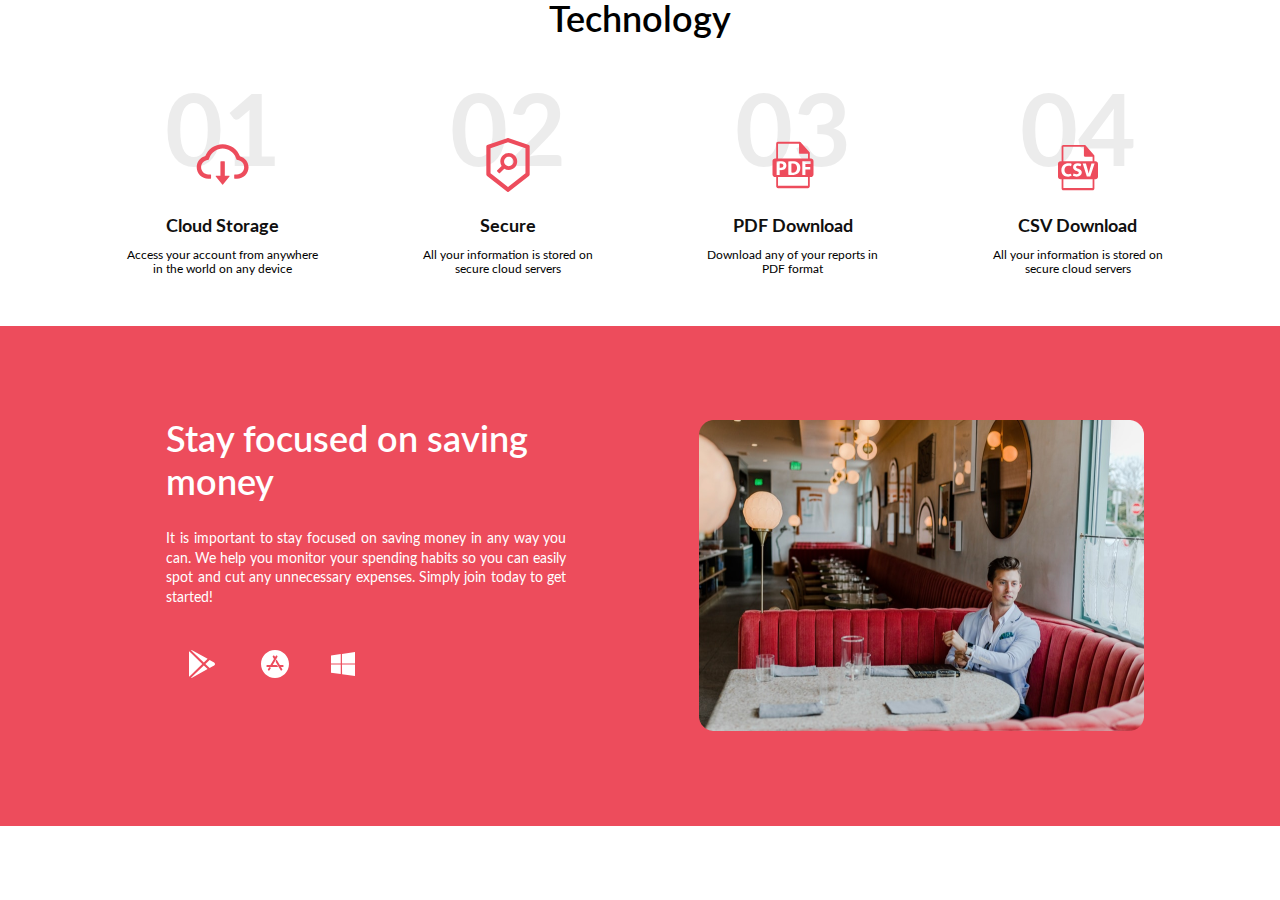
<file: index.html>
<!doctype html>
<html lang="en">
<head>
    <meta charset="UTF-8">
    <meta name="viewport"
          content="width=device-width, user-scalable=no, initial-scale=1.0, maximum-scale=1.0, minimum-scale=1.0">
    <meta http-equiv="X-UA-Compatible" content="ie=edge">
    <link rel="stylesheet" href="./fonts/Lato/stylesheet.css">
    <link rel="stylesheet" href="./styles/common.css">
    <link rel="stylesheet" href="./styles/reset.css">
    <link rel="stylesheet" href="./styles/style.css">
    <title>Document</title>
</head>
<body>
<section class="technology">
    <div class="container">
    <h2 class="technology__title">Technology</h2>
    <div class="technology__row">
        <div class="technology__col">
            <div class="technology__block">
                <img class="technology__block-img" src="./img/ant-design_cloud-download-outline.svg" alt="">
                <p class="technology__block-txt">01</p>
                <h2 class="technology__block-title">Cloud Storage</h2>
                <p class="technology__block-text">Access your account from anywhere in the world on any device</p>
            </div>
        </div>
        <div class="technology__col">
            <div class="technology__block">
                <img class="technology__block-img" src="./img/Frame%204.svg" alt="">
                <p class="technology__block-txt">02</p>
                <h2 class="technology__block-title">Secure</h2>
                <p class="technology__block-text">All your information is stored on secure cloud servers</p>
            </div>
        </div>
        <div class="technology__col">
            <div class="technology__block">
                <img class="technology__block-img" src="./img/iwwa-file-pdf.svg" alt="">
                <p class="technology__block-txt">03</p>
                <h2 class="technology__block-title">PDF Download</h2>
                <p class="technology__block-text">Download any of your reports in PDF format</p>
            </div>
        </div>
        <div class="technology__col">
            <div class="technology__block">
                <img class="technology__photo-4" src="./img/iwwa-file-csv.svg" alt="">
                <p class="technology__block-txt">04</p>
                <h2 class="technology__block-title">CSV Download</h2>
                <p class="technology__block-text">All your information is stored on secure cloud servers</p>
            </div>
        </div>
    </div>
    </div>
</section>

<section class="stay">
     <div class="container">
         <div class="stay__row">
             <div class="stay__col">
                 <h3 class="stay__col-title">Stay focused on saving money</h3>
                 <p class="stay__col-txt">It is important to stay focused on saving money in any way you can. We help you monitor your spending habits so you can easily spot and cut any unnecessary expenses. Simply join today to get started!</p>
                 <div class="box">
                     <img class="box__img" src="./img/ion-logo-google-playstore.svg" alt="">
                     <img class="box__img" src="./img/ion-logo-apple-appstore.svg" alt="">
                     <img class="box__img" src="./img/simple-icons_windows.svg" alt="">
                 </div>
             </div>
             <div class="box-second">
                 <img class="box-second__img" src="./img/Slide.png" alt="">
             </div>
         </div>
     </div>
</section>
</body>
</html>
</file>
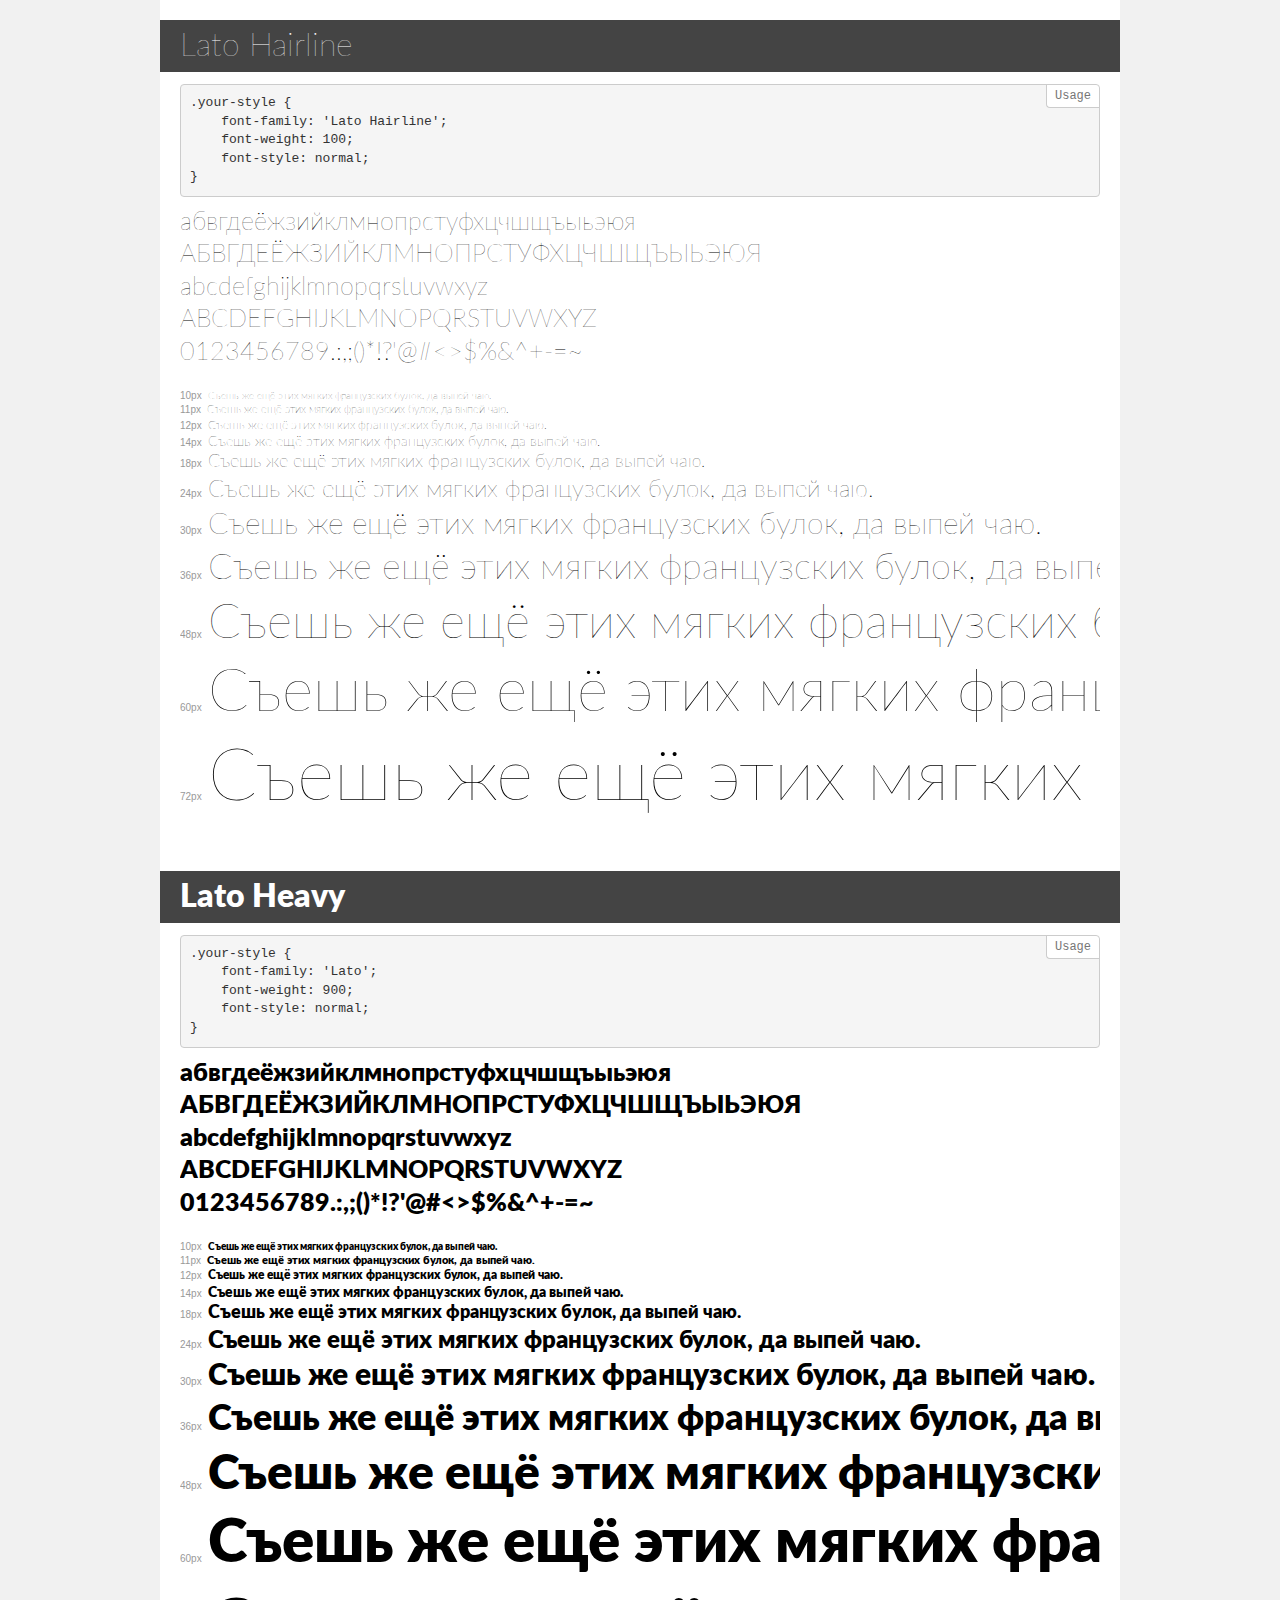
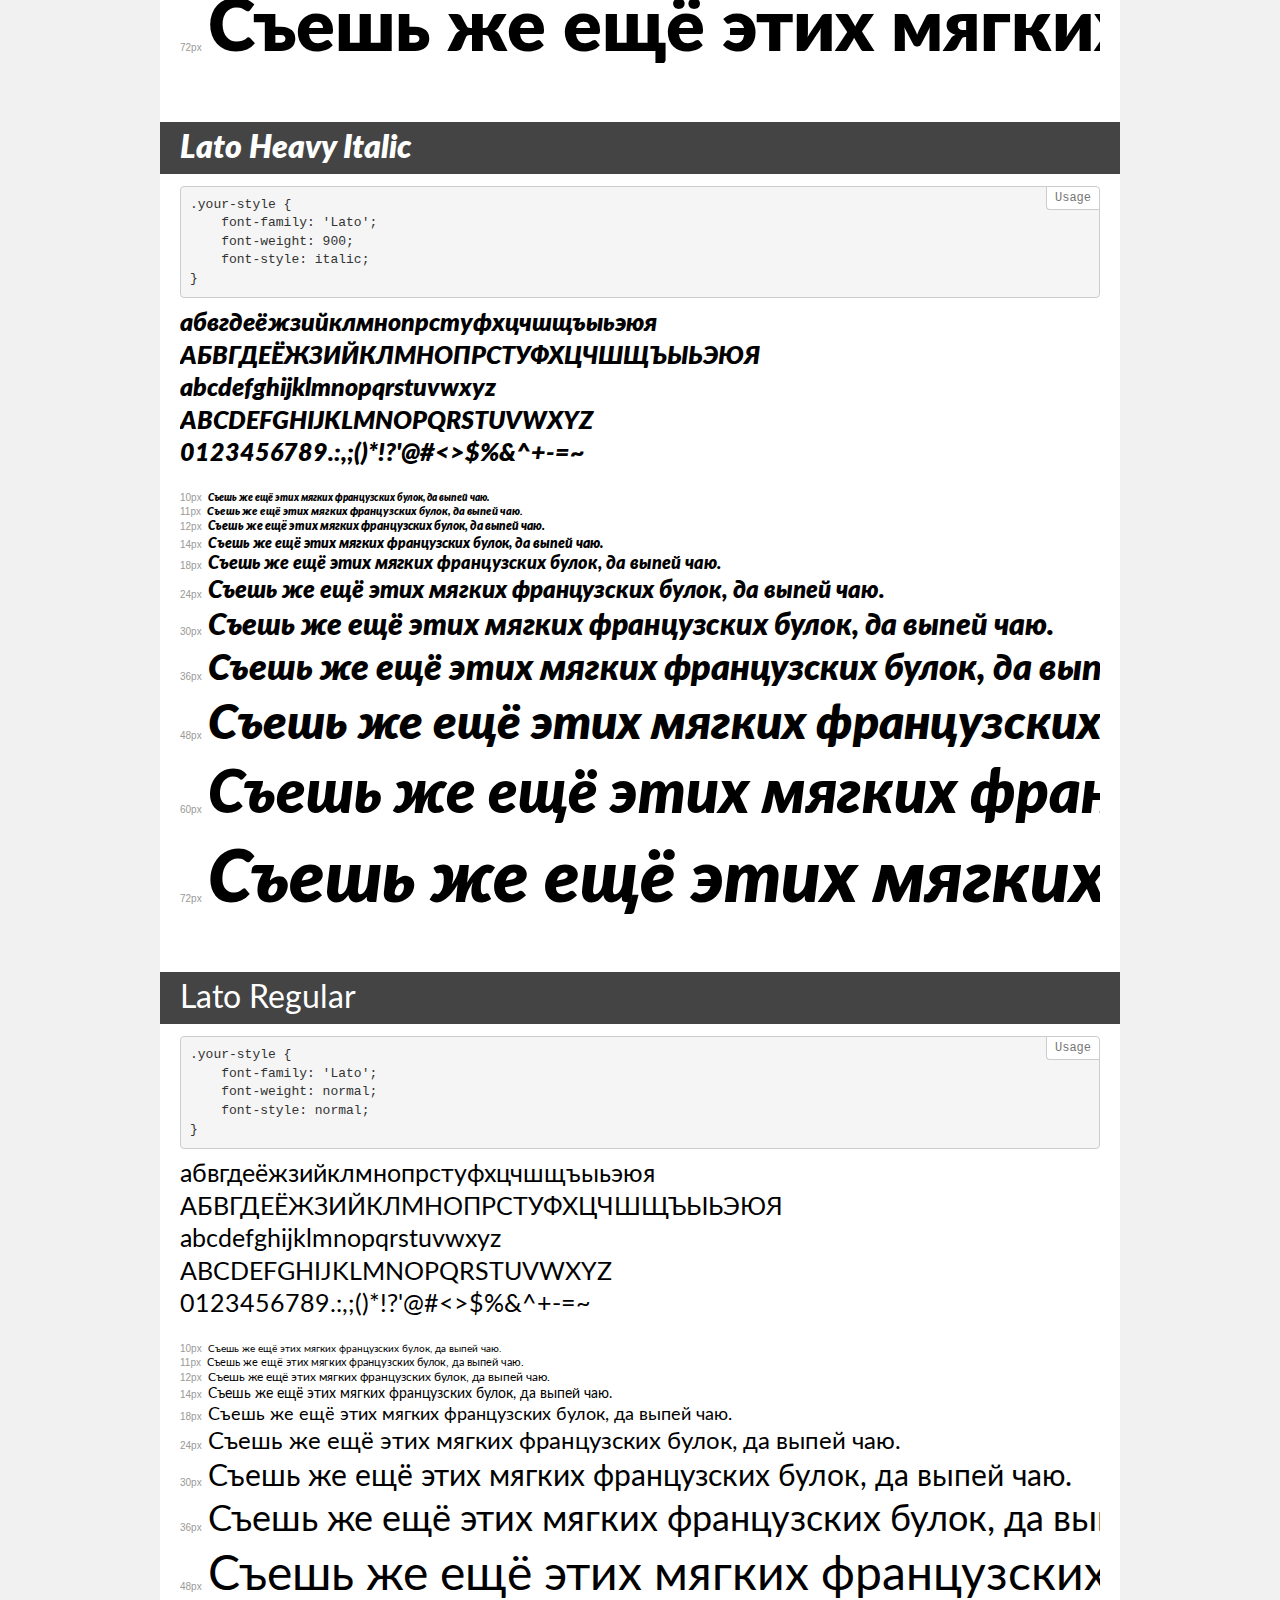
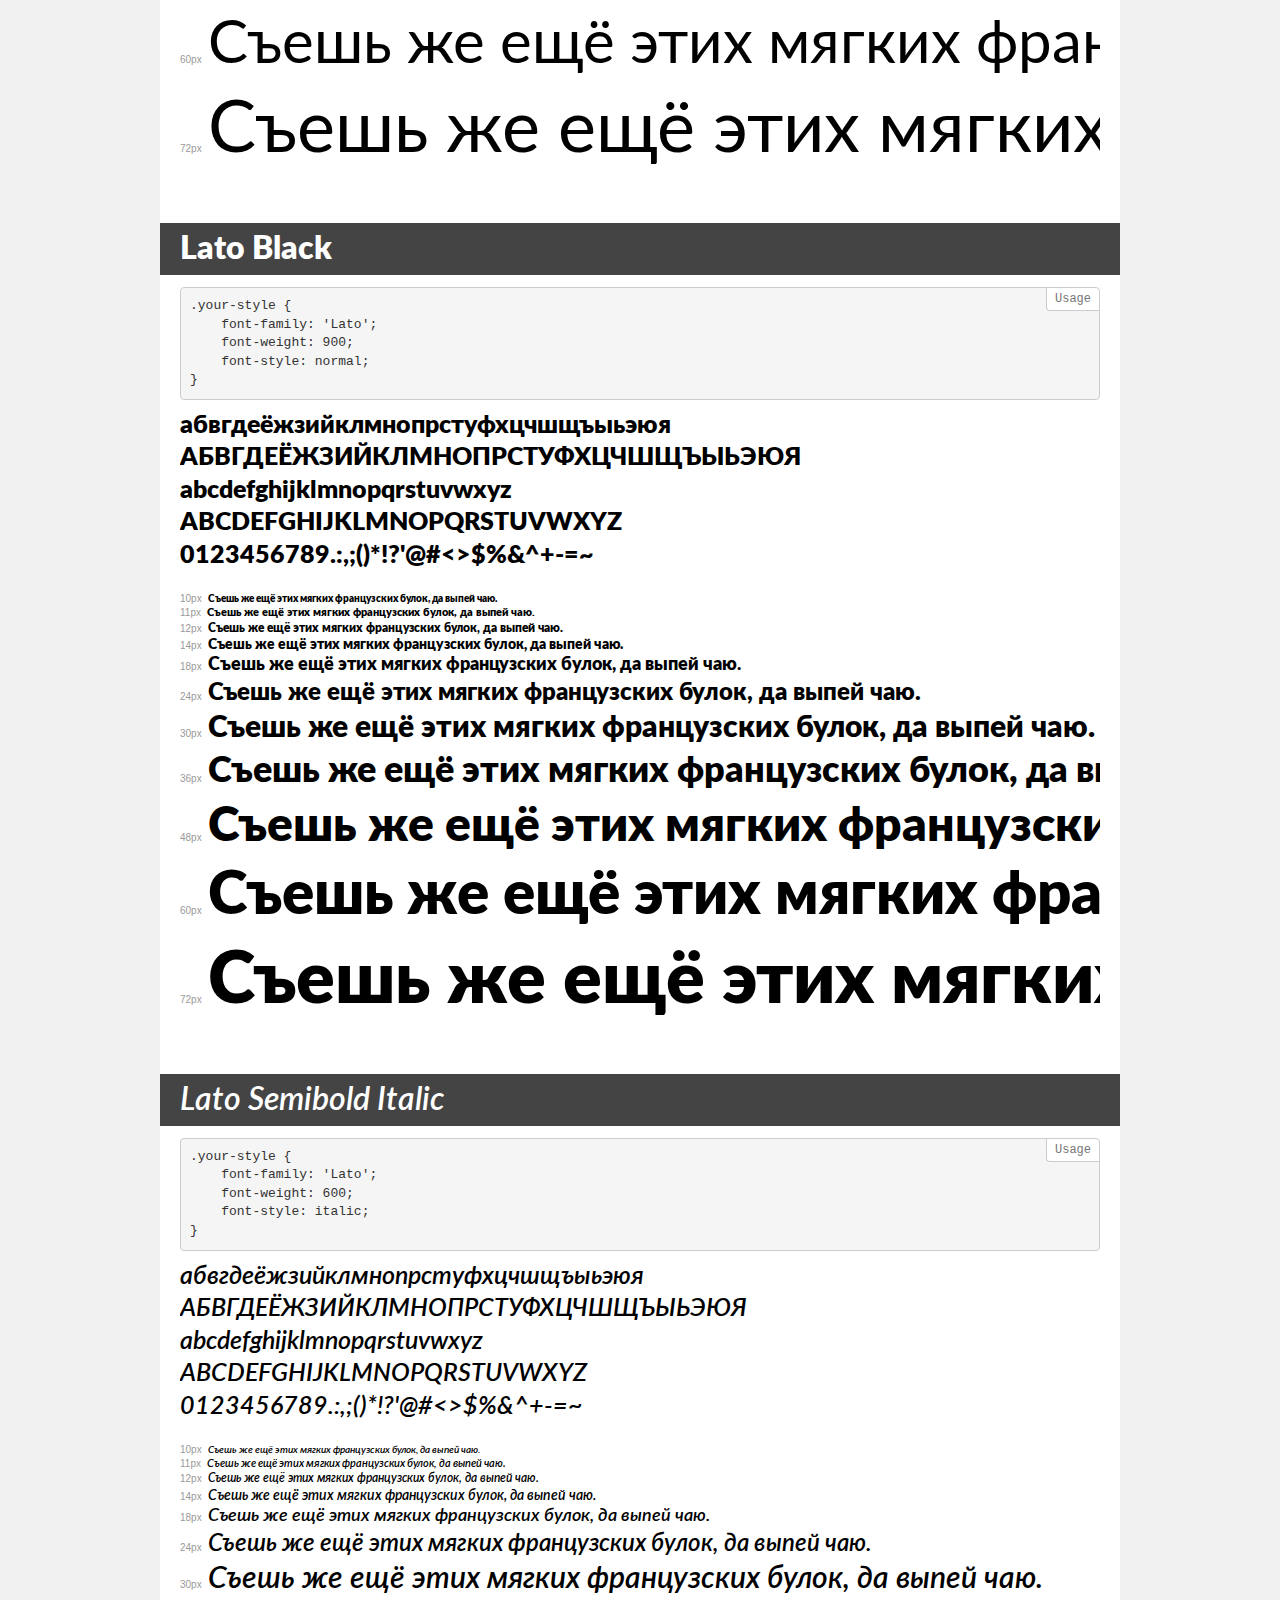
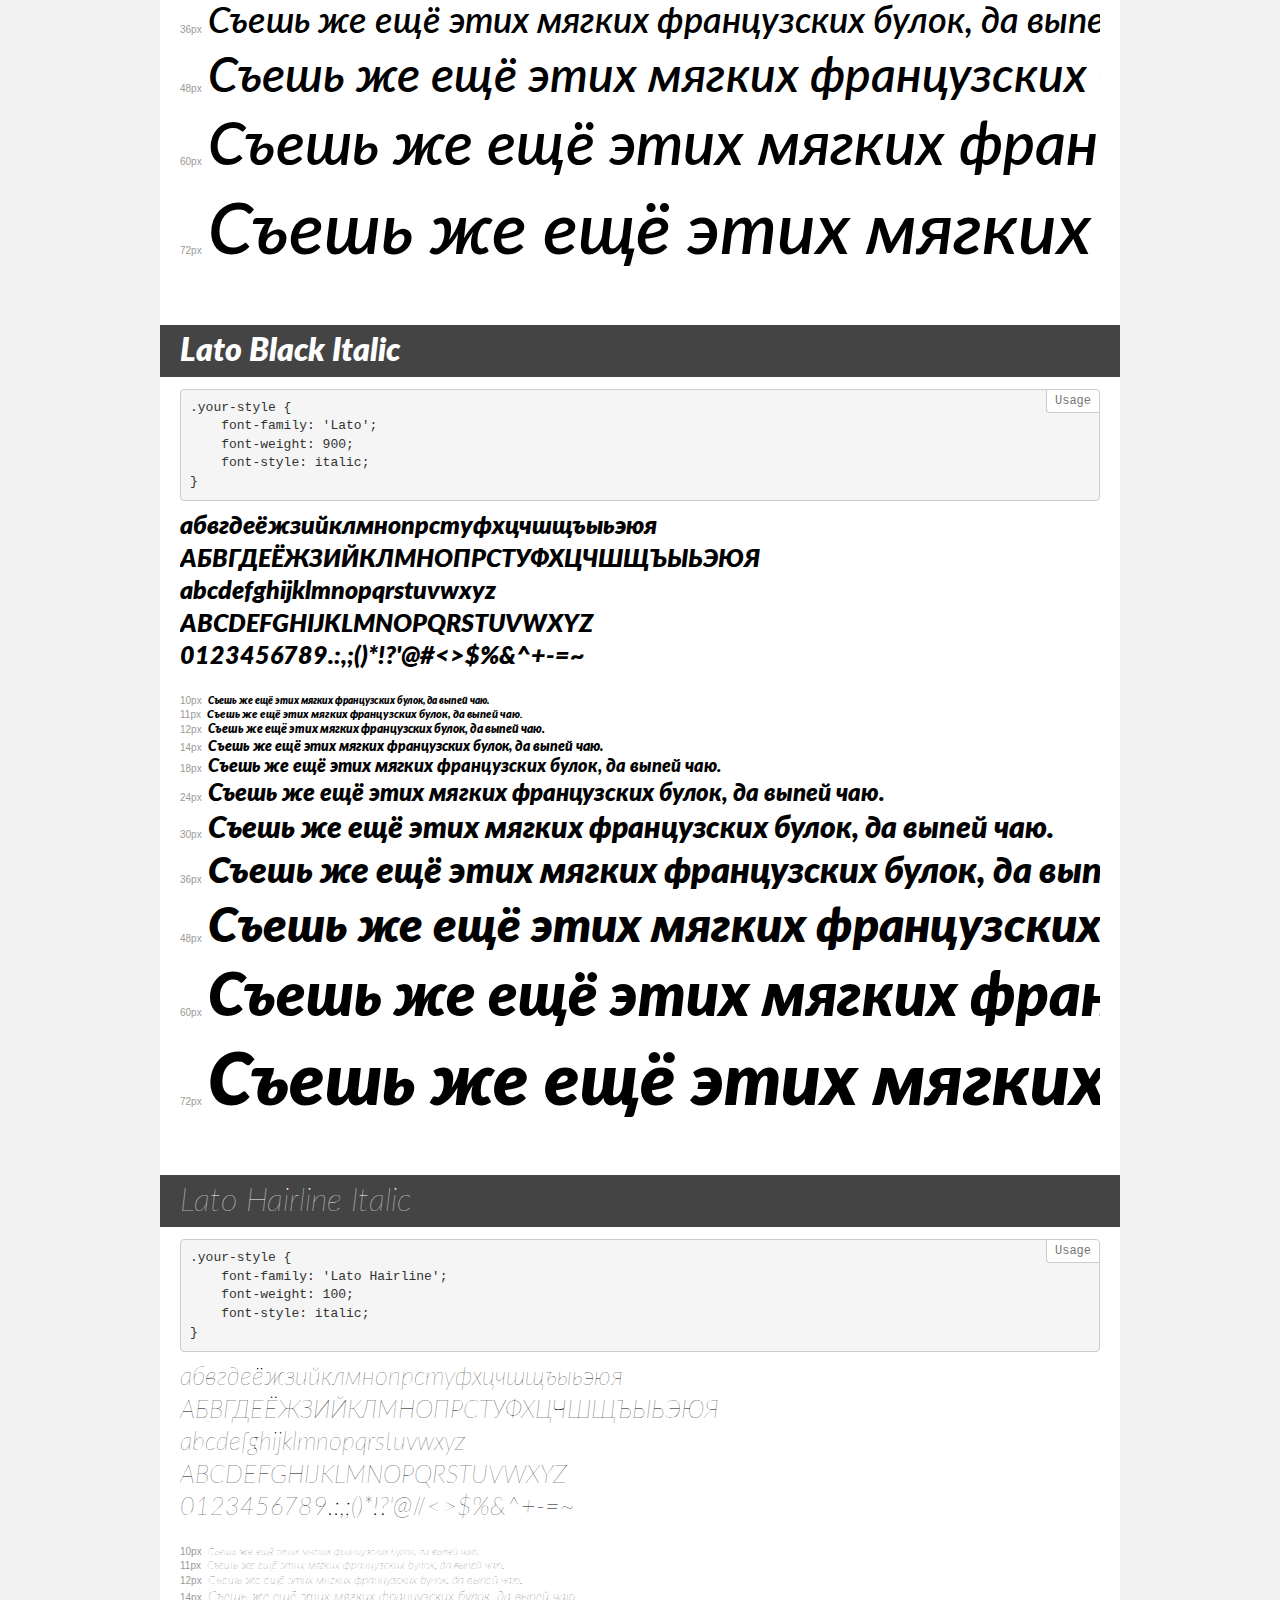
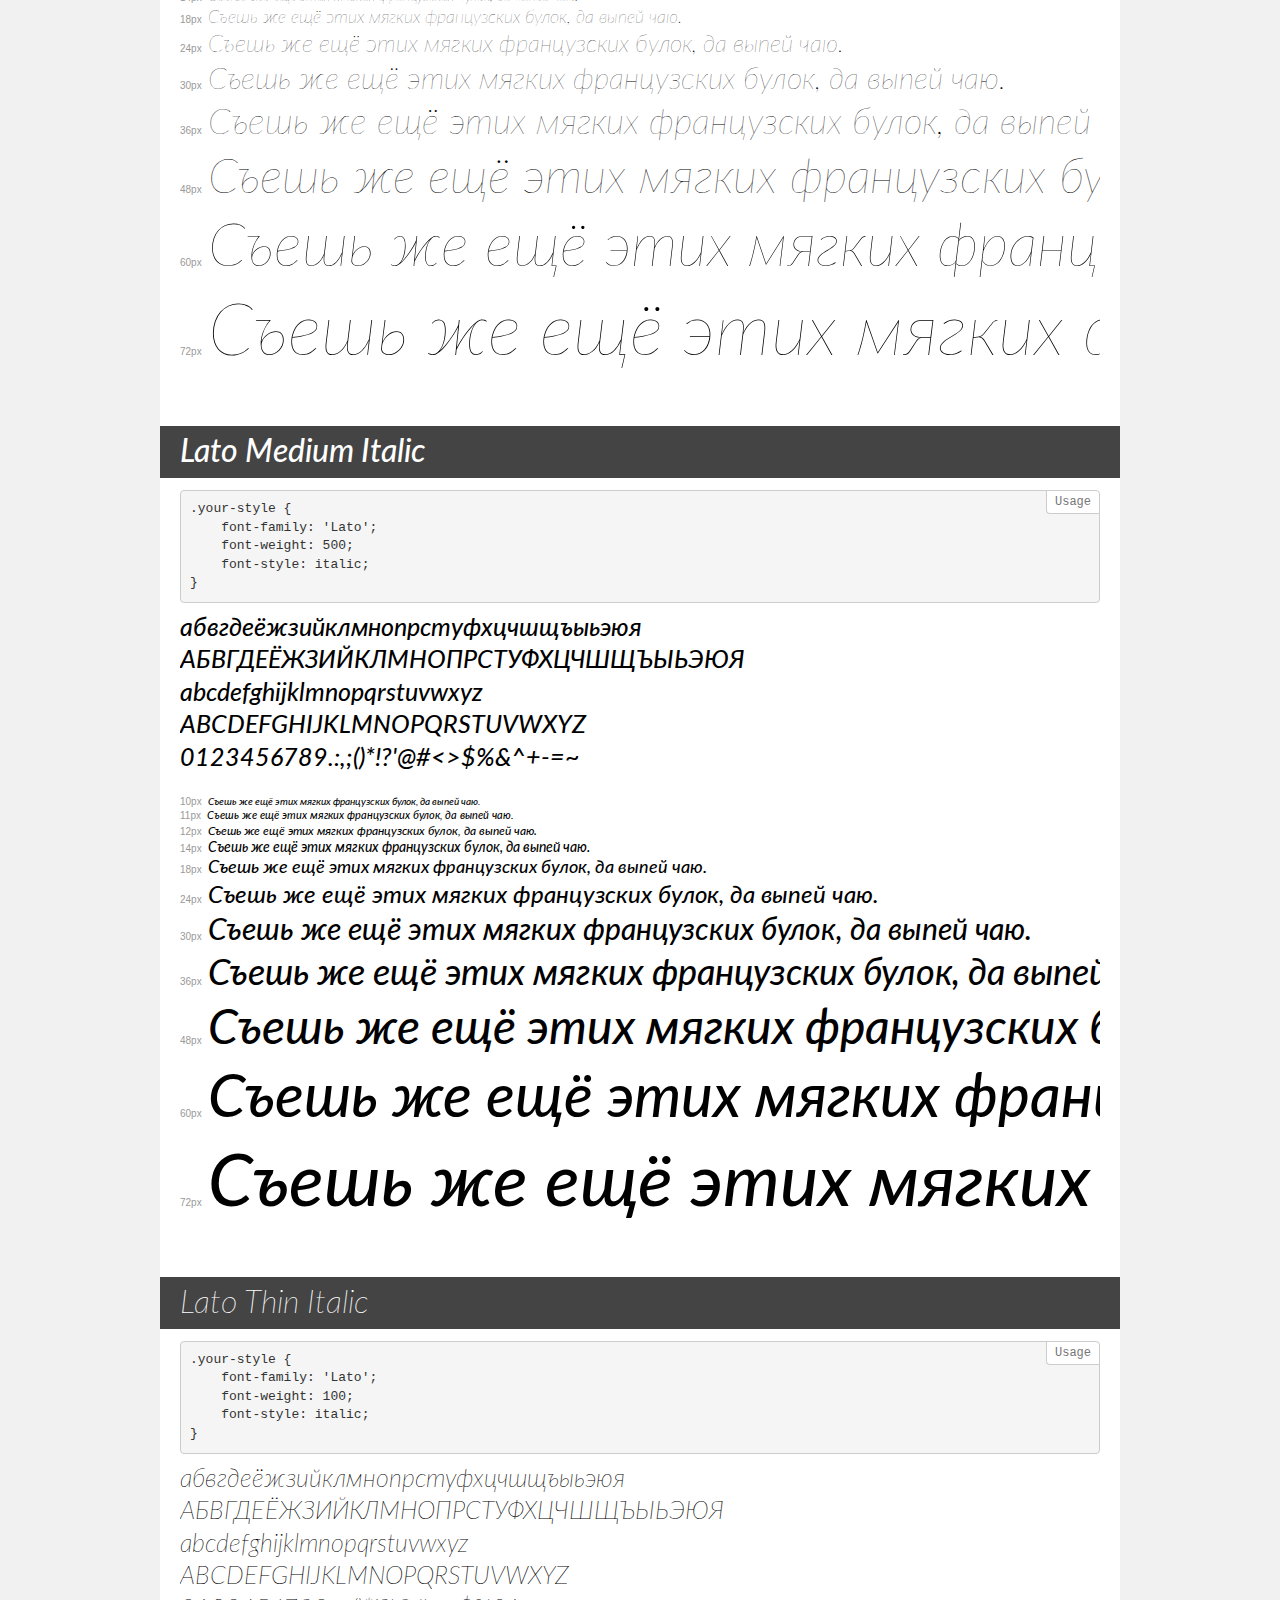
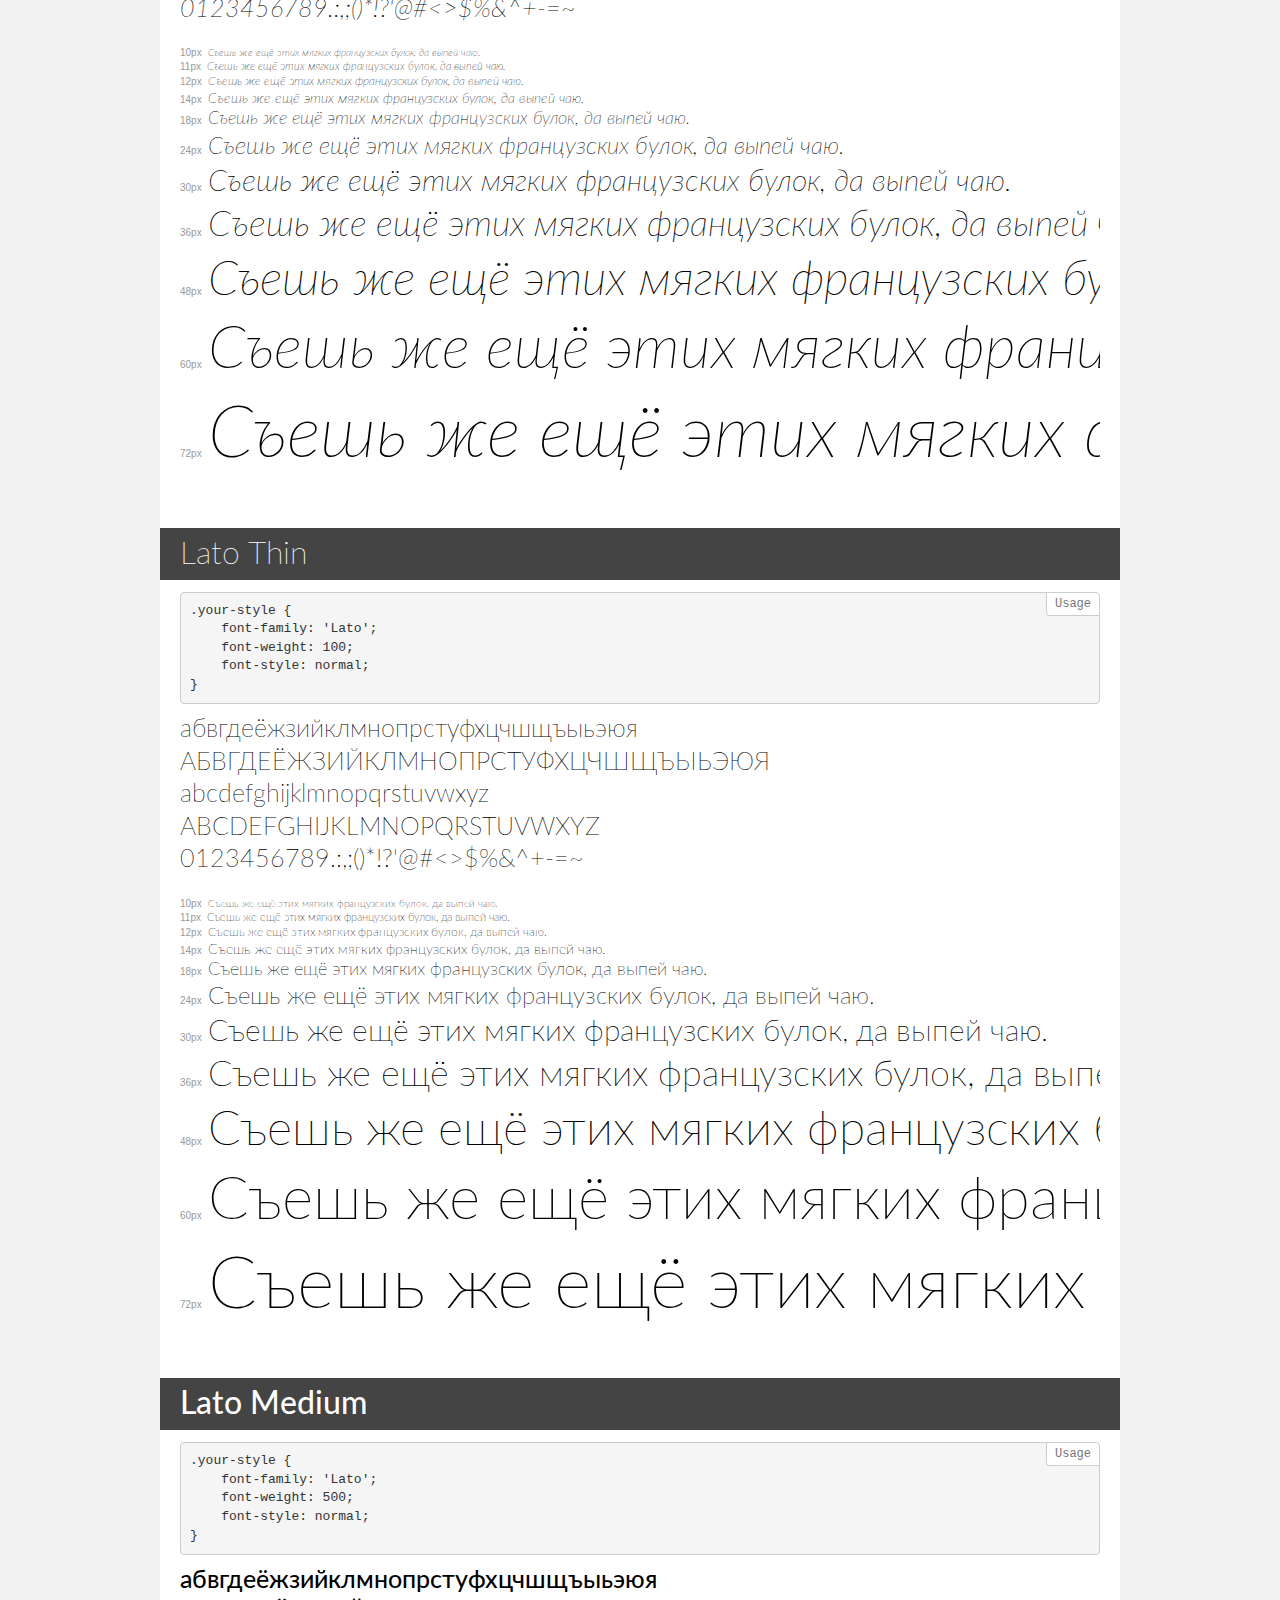
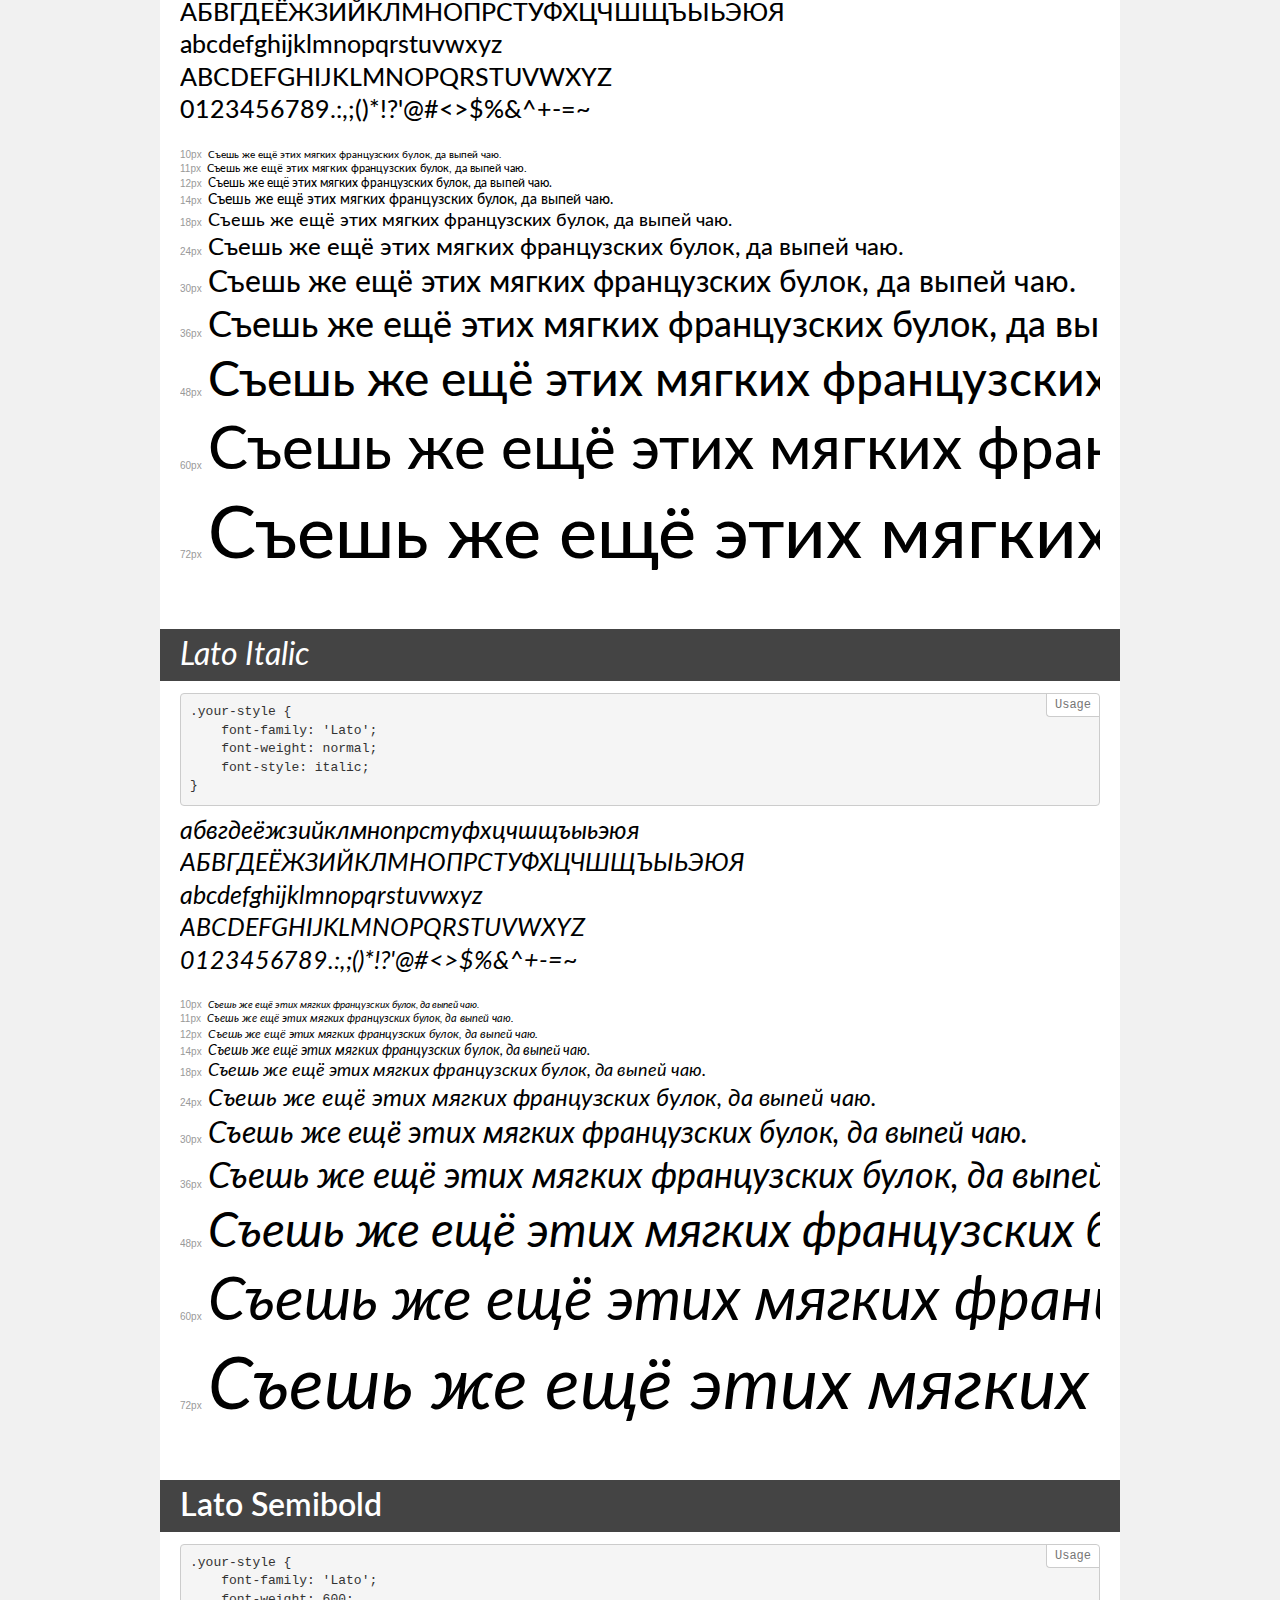
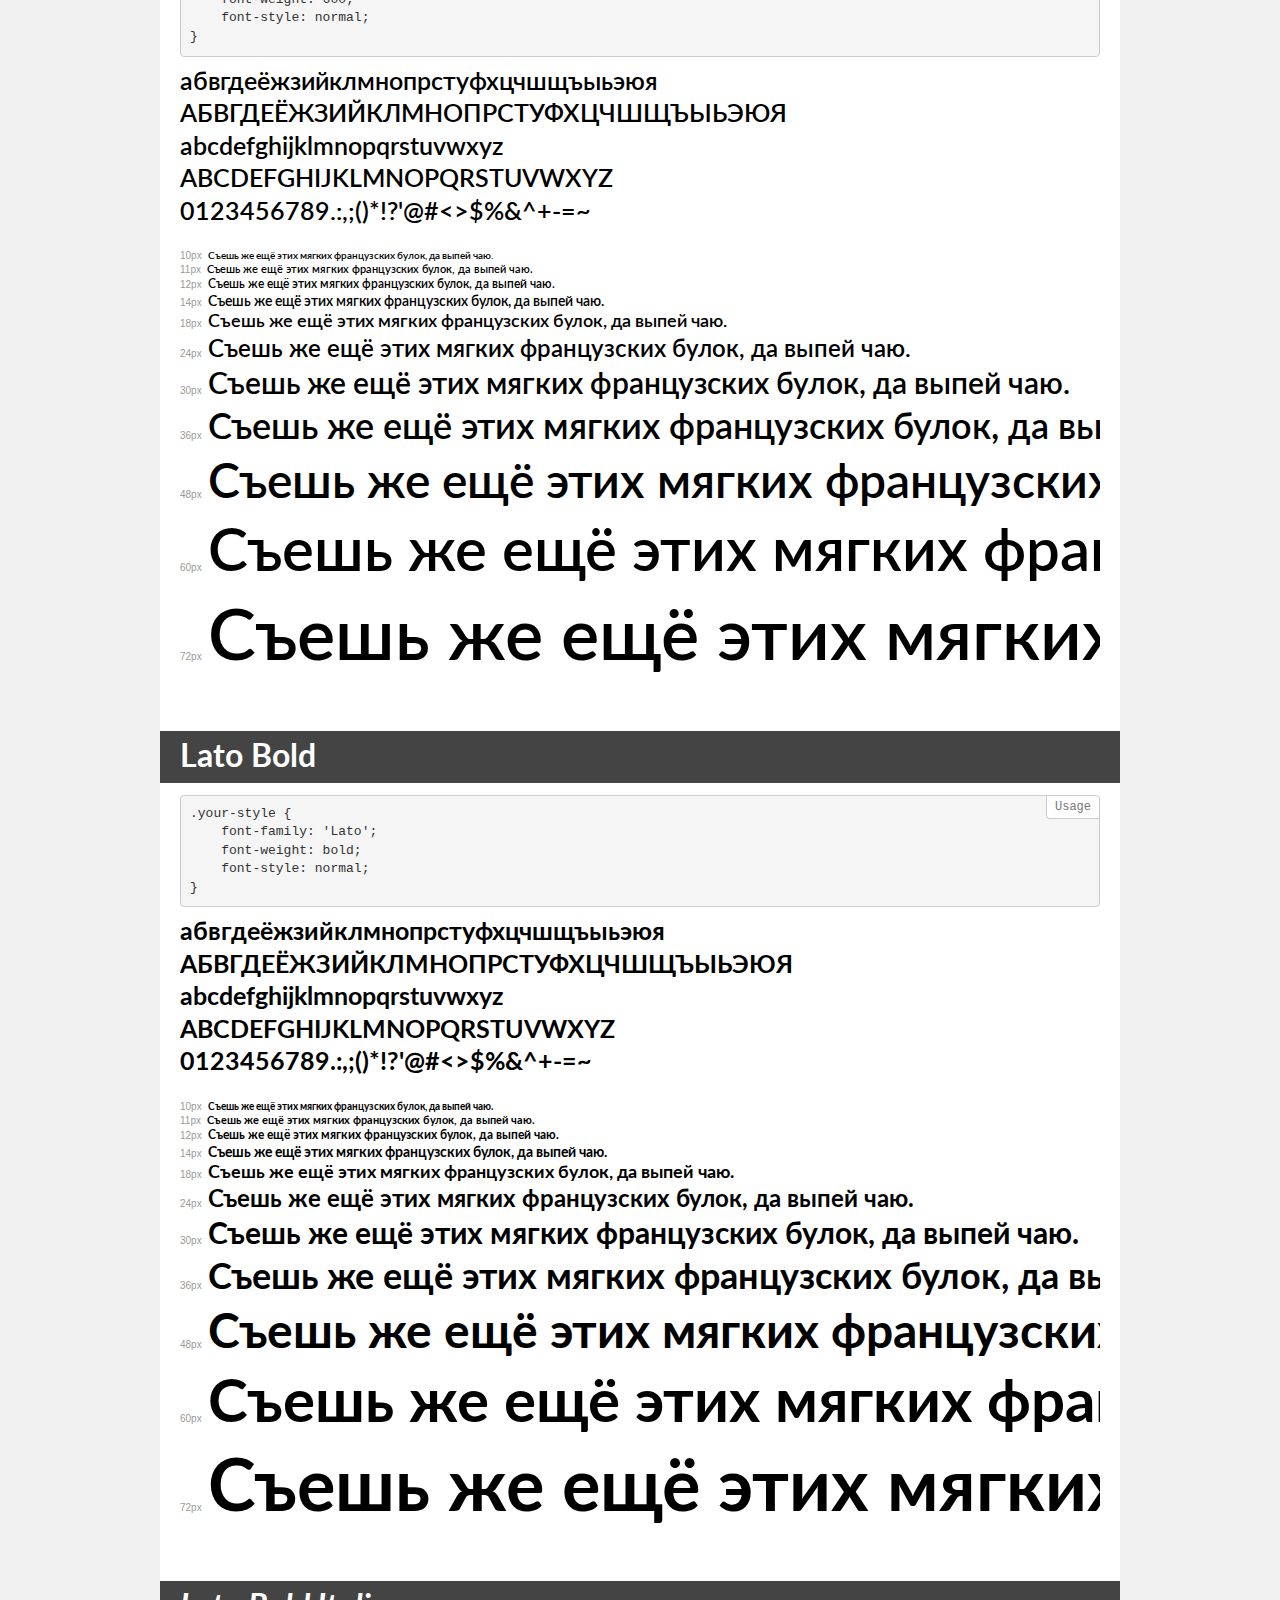
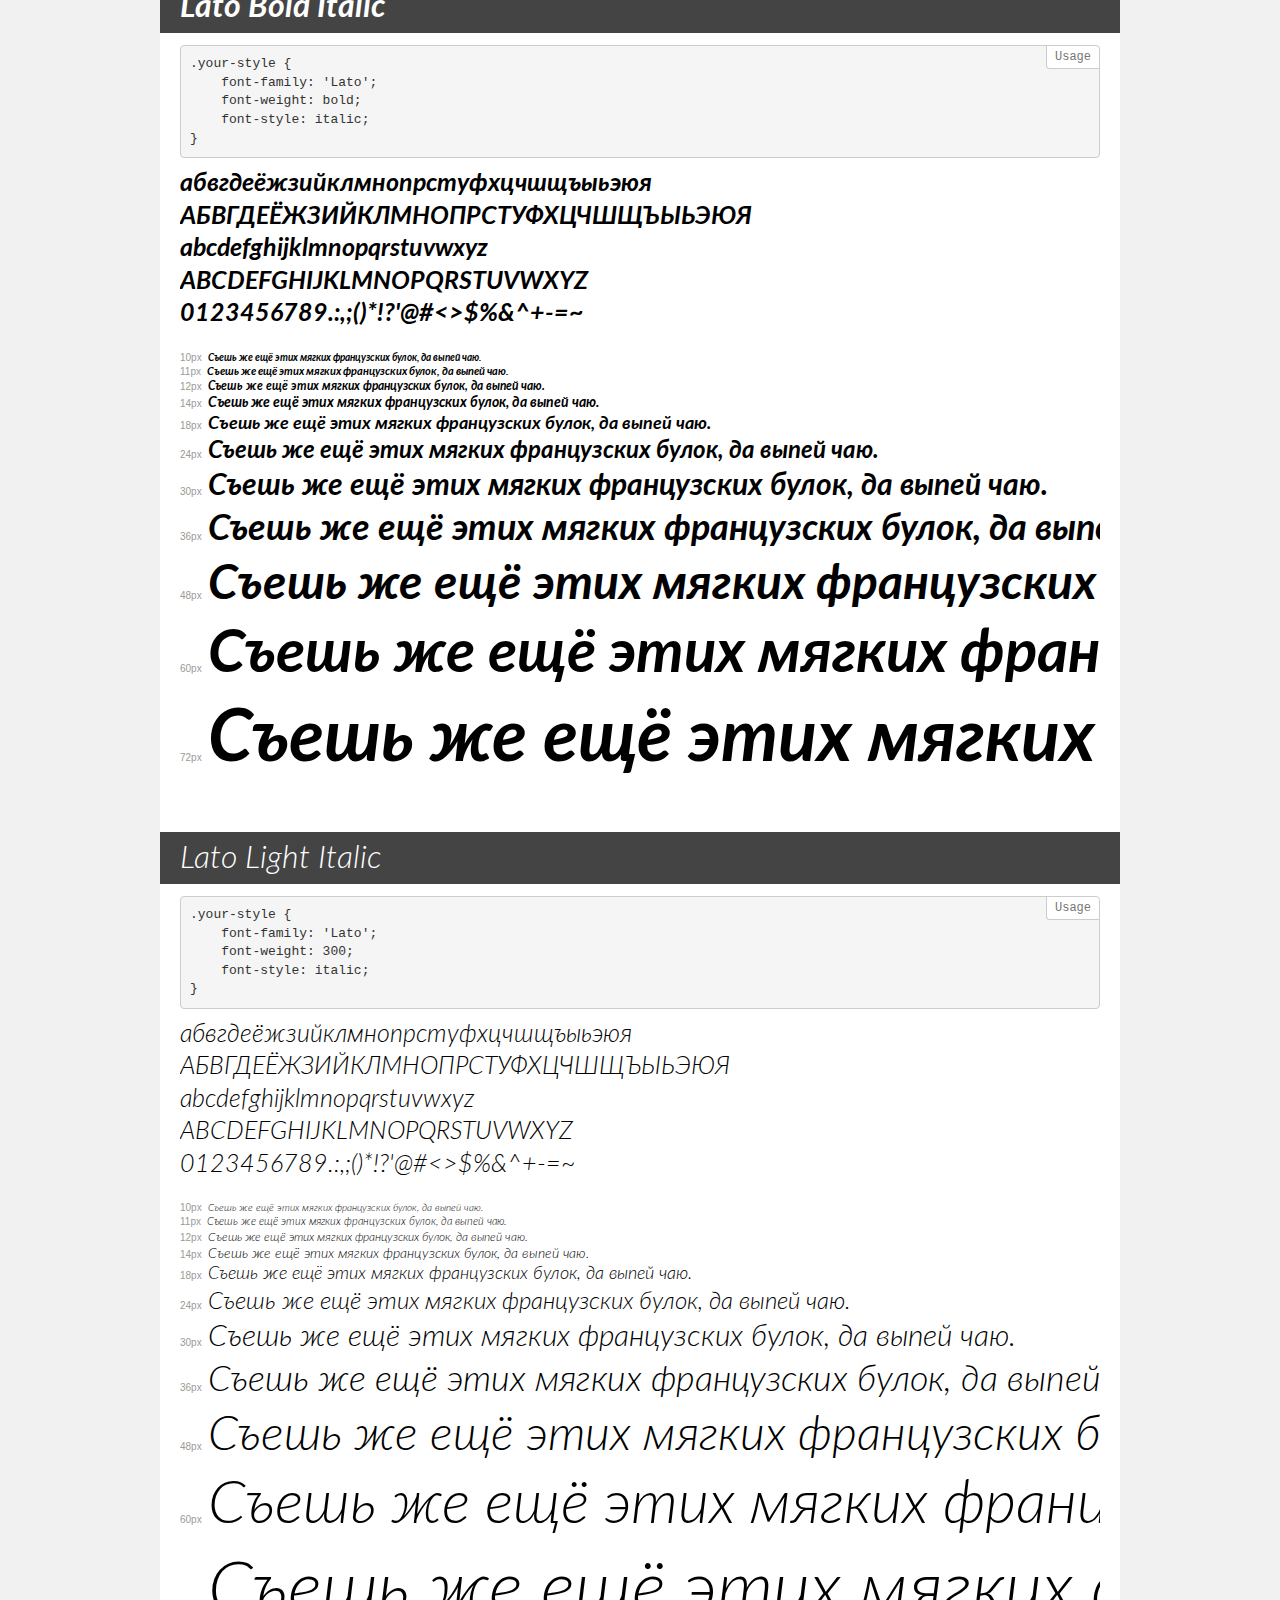
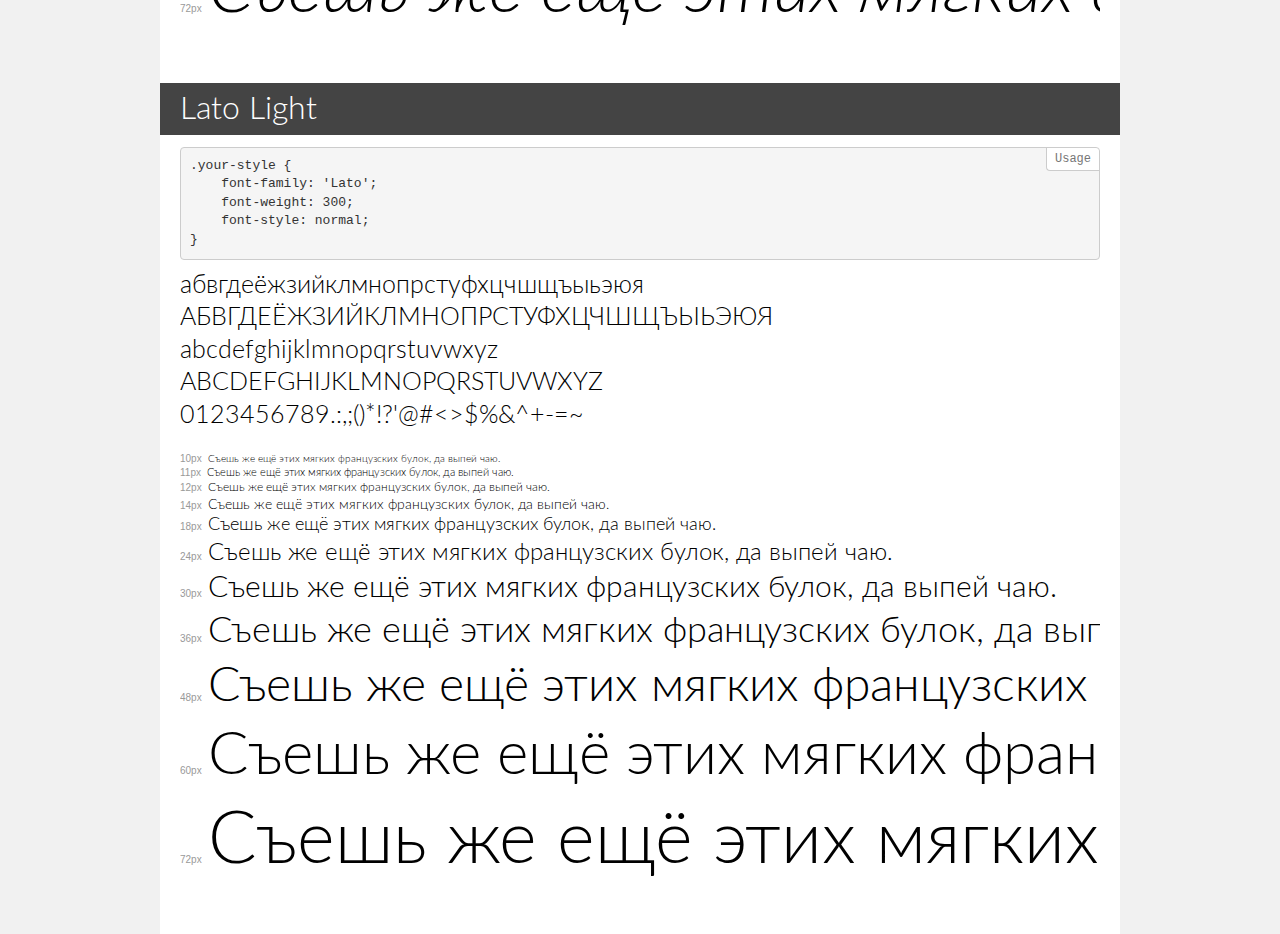
<file: fonts/Lato/demo.html>
<!DOCTYPE html>
<html>
<head>
    <meta charset="utf-8">
    <meta http-equiv="X-UA-Compatible" content="IE=edge">
    <meta name="viewport" content="width=device-width, initial-scale=1">
    <meta name="robots" content="noindex, noarchive">
    <title>Transfonter demo</title>
    <link href="stylesheet.css" rel="stylesheet">
    <style>
        /*
        http://meyerweb.com/eric/tools/css/reset/
        v2.0 | 20110126
        License: none (public domain)
        */
        html, body, div, span, applet, object, iframe,
        h1, h2, h3, h4, h5, h6, p, blockquote, pre,
        a, abbr, acronym, address, big, cite, code,
        del, dfn, em, img, ins, kbd, q, s, samp,
        small, strike, strong, sub, sup, tt, var,
        b, u, i, center,
        dl, dt, dd, ol, ul, li,
        fieldset, form, label, legend,
        table, caption, tbody, tfoot, thead, tr, th, td,
        article, aside, canvas, details, embed,
        figure, figcaption, footer, header, hgroup,
        menu, nav, output, ruby, section, summary,
        time, mark, audio, video {
            margin: 0;
            padding: 0;
            border: 0;
            font-size: 100%;
            font: inherit;
            vertical-align: baseline;
        }
        /* HTML5 display-role reset for older browsers */
        article, aside, details, figcaption, figure,
        footer, header, hgroup, menu, nav, section {
            display: block;
        }
        body {
            line-height: 1;
        }
        ol, ul {
            list-style: none;
        }
        blockquote, q {
            quotes: none;
        }
        blockquote:before, blockquote:after,
        q:before, q:after {
            content: '';
            content: none;
        }
        table {
            border-collapse: collapse;
            border-spacing: 0;
        }
        /* common styles */
        body {
            background: #f1f1f1;
            color: #000;
        }
        .page {
            background: #fff;
            width: 920px;
            margin: 0 auto;
            padding: 20px 20px 0 20px;
            overflow: hidden;
        }
        .font-container {
            overflow-x: auto;
            overflow-y: hidden;
            margin-bottom: 40px;
            line-height: 1.3;
            white-space: nowrap;
            padding-bottom: 5px;
        }
        h1 {
            position: relative;
            background: #444;
            font-size: 32px;
            color: #fff;
            padding: 10px 20px;
            margin: 0 -20px 12px -20px;
        }
        .letters {
            font-size: 25px;
            margin-bottom: 20px;
        }
        .s10:before {
            content: '10px';
        }
        .s11:before {
            content: '11px';
        }
        .s12:before {
            content: '12px';
        }
        .s14:before {
            content: '14px';
        }
        .s18:before {
            content: '18px';
        }
        .s24:before {
            content: '24px';
        }
        .s30:before {
            content: '30px';
        }
        .s36:before {
            content: '36px';
        }
        .s48:before {
            content: '48px';
        }
        .s60:before {
            content: '60px';
        }
        .s72:before {
            content: '72px';
        }
        .s10:before, .s11:before, .s12:before, .s14:before,
        .s18:before, .s24:before, .s30:before, .s36:before,
        .s48:before, .s60:before, .s72:before {
            font-family: Arial, sans-serif;
            font-size: 10px;
            font-weight: normal;
            font-style: normal;
            color: #999;
            padding-right: 6px;
        }
        pre {
            display: block;
            position: relative;
            padding: 9px;
            margin: 0 0 10px;
            font-family: Monaco, Menlo, Consolas, "Courier New", monospace !important;
            font-size: 13px;
            line-height: 1.428571429;
            color: #333;
            font-weight: normal !important;
            font-style: normal !important;
            background-color: #f5f5f5;
            border: 1px solid #ccc;
            overflow-x: auto;
            border-radius: 4px;
        }
        pre:after {
            display: block;
            position: absolute;
            right: 0;
            top: 0;
            content: 'Usage';
            line-height: 1;
            padding: 5px 8px;
            font-size: 12px;
            color: #767676;
            background-color: #fff;
            border: 1px solid #ccc;
            border-right: none;
            border-top: none;
            border-radius: 0 4px 0 4px;
            z-index: 10;
        }
        /* responsive */
        @media (max-width: 959px) {
            .page {
                width: auto;
                margin: 0;
            }
        }
    </style>
</head>
<body>
<div class="page">
    <div class="demo" style="font-family: 'Lato Hairline'; font-weight: 100; font-style: normal;">
        <h1>Lato Hairline</h1>
        <pre>.your-style {
    font-family: 'Lato Hairline';
    font-weight: 100;
    font-style: normal;
}</pre>
        <div class="font-container">
            <p class="letters">
                абвгдеёжзийклмнопрстуфхцчшщъыьэюя<br>
АБВГДЕЁЖЗИЙКЛМНОПРСТУФХЦЧШЩЪЫЬЭЮЯ<br>
abcdefghijklmnopqrstuvwxyz<br>
ABCDEFGHIJKLMNOPQRSTUVWXYZ<br>
                0123456789.:,;()*!?'@#<>$%&^+-=~
            </p>
            <p class="s10" style="font-size: 10px;">Съешь же ещё этих мягких французских булок, да выпей чаю.</p>
            <p class="s11" style="font-size: 11px;">Съешь же ещё этих мягких французских булок, да выпей чаю.</p>
            <p class="s12" style="font-size: 12px;">Съешь же ещё этих мягких французских булок, да выпей чаю.</p>
            <p class="s14" style="font-size: 14px;">Съешь же ещё этих мягких французских булок, да выпей чаю.</p>
            <p class="s18" style="font-size: 18px;">Съешь же ещё этих мягких французских булок, да выпей чаю.</p>
            <p class="s24" style="font-size: 24px;">Съешь же ещё этих мягких французских булок, да выпей чаю.</p>
            <p class="s30" style="font-size: 30px;">Съешь же ещё этих мягких французских булок, да выпей чаю.</p>
            <p class="s36" style="font-size: 36px;">Съешь же ещё этих мягких французских булок, да выпей чаю.</p>
            <p class="s48" style="font-size: 48px;">Съешь же ещё этих мягких французских булок, да выпей чаю.</p>
            <p class="s60" style="font-size: 60px;">Съешь же ещё этих мягких французских булок, да выпей чаю.</p>
            <p class="s72" style="font-size: 72px;">Съешь же ещё этих мягких французских булок, да выпей чаю.</p>
        </div>
    </div>
    <div class="demo" style="font-family: 'Lato'; font-weight: 900; font-style: normal;">
        <h1>Lato Heavy</h1>
        <pre>.your-style {
    font-family: 'Lato';
    font-weight: 900;
    font-style: normal;
}</pre>
        <div class="font-container">
            <p class="letters">
                абвгдеёжзийклмнопрстуфхцчшщъыьэюя<br>
АБВГДЕЁЖЗИЙКЛМНОПРСТУФХЦЧШЩЪЫЬЭЮЯ<br>
abcdefghijklmnopqrstuvwxyz<br>
ABCDEFGHIJKLMNOPQRSTUVWXYZ<br>
                0123456789.:,;()*!?'@#<>$%&^+-=~
            </p>
            <p class="s10" style="font-size: 10px;">Съешь же ещё этих мягких французских булок, да выпей чаю.</p>
            <p class="s11" style="font-size: 11px;">Съешь же ещё этих мягких французских булок, да выпей чаю.</p>
            <p class="s12" style="font-size: 12px;">Съешь же ещё этих мягких французских булок, да выпей чаю.</p>
            <p class="s14" style="font-size: 14px;">Съешь же ещё этих мягких французских булок, да выпей чаю.</p>
            <p class="s18" style="font-size: 18px;">Съешь же ещё этих мягких французских булок, да выпей чаю.</p>
            <p class="s24" style="font-size: 24px;">Съешь же ещё этих мягких французских булок, да выпей чаю.</p>
            <p class="s30" style="font-size: 30px;">Съешь же ещё этих мягких французских булок, да выпей чаю.</p>
            <p class="s36" style="font-size: 36px;">Съешь же ещё этих мягких французских булок, да выпей чаю.</p>
            <p class="s48" style="font-size: 48px;">Съешь же ещё этих мягких французских булок, да выпей чаю.</p>
            <p class="s60" style="font-size: 60px;">Съешь же ещё этих мягких французских булок, да выпей чаю.</p>
            <p class="s72" style="font-size: 72px;">Съешь же ещё этих мягких французских булок, да выпей чаю.</p>
        </div>
    </div>
    <div class="demo" style="font-family: 'Lato'; font-weight: 900; font-style: italic;">
        <h1>Lato Heavy Italic</h1>
        <pre>.your-style {
    font-family: 'Lato';
    font-weight: 900;
    font-style: italic;
}</pre>
        <div class="font-container">
            <p class="letters">
                абвгдеёжзийклмнопрстуфхцчшщъыьэюя<br>
АБВГДЕЁЖЗИЙКЛМНОПРСТУФХЦЧШЩЪЫЬЭЮЯ<br>
abcdefghijklmnopqrstuvwxyz<br>
ABCDEFGHIJKLMNOPQRSTUVWXYZ<br>
                0123456789.:,;()*!?'@#<>$%&^+-=~
            </p>
            <p class="s10" style="font-size: 10px;">Съешь же ещё этих мягких французских булок, да выпей чаю.</p>
            <p class="s11" style="font-size: 11px;">Съешь же ещё этих мягких французских булок, да выпей чаю.</p>
            <p class="s12" style="font-size: 12px;">Съешь же ещё этих мягких французских булок, да выпей чаю.</p>
            <p class="s14" style="font-size: 14px;">Съешь же ещё этих мягких французских булок, да выпей чаю.</p>
            <p class="s18" style="font-size: 18px;">Съешь же ещё этих мягких французских булок, да выпей чаю.</p>
            <p class="s24" style="font-size: 24px;">Съешь же ещё этих мягких французских булок, да выпей чаю.</p>
            <p class="s30" style="font-size: 30px;">Съешь же ещё этих мягких французских булок, да выпей чаю.</p>
            <p class="s36" style="font-size: 36px;">Съешь же ещё этих мягких французских булок, да выпей чаю.</p>
            <p class="s48" style="font-size: 48px;">Съешь же ещё этих мягких французских булок, да выпей чаю.</p>
            <p class="s60" style="font-size: 60px;">Съешь же ещё этих мягких французских булок, да выпей чаю.</p>
            <p class="s72" style="font-size: 72px;">Съешь же ещё этих мягких французских булок, да выпей чаю.</p>
        </div>
    </div>
    <div class="demo" style="font-family: 'Lato'; font-weight: normal; font-style: normal;">
        <h1>Lato Regular</h1>
        <pre>.your-style {
    font-family: 'Lato';
    font-weight: normal;
    font-style: normal;
}</pre>
        <div class="font-container">
            <p class="letters">
                абвгдеёжзийклмнопрстуфхцчшщъыьэюя<br>
АБВГДЕЁЖЗИЙКЛМНОПРСТУФХЦЧШЩЪЫЬЭЮЯ<br>
abcdefghijklmnopqrstuvwxyz<br>
ABCDEFGHIJKLMNOPQRSTUVWXYZ<br>
                0123456789.:,;()*!?'@#<>$%&^+-=~
            </p>
            <p class="s10" style="font-size: 10px;">Съешь же ещё этих мягких французских булок, да выпей чаю.</p>
            <p class="s11" style="font-size: 11px;">Съешь же ещё этих мягких французских булок, да выпей чаю.</p>
            <p class="s12" style="font-size: 12px;">Съешь же ещё этих мягких французских булок, да выпей чаю.</p>
            <p class="s14" style="font-size: 14px;">Съешь же ещё этих мягких французских булок, да выпей чаю.</p>
            <p class="s18" style="font-size: 18px;">Съешь же ещё этих мягких французских булок, да выпей чаю.</p>
            <p class="s24" style="font-size: 24px;">Съешь же ещё этих мягких французских булок, да выпей чаю.</p>
            <p class="s30" style="font-size: 30px;">Съешь же ещё этих мягких французских булок, да выпей чаю.</p>
            <p class="s36" style="font-size: 36px;">Съешь же ещё этих мягких французских булок, да выпей чаю.</p>
            <p class="s48" style="font-size: 48px;">Съешь же ещё этих мягких французских булок, да выпей чаю.</p>
            <p class="s60" style="font-size: 60px;">Съешь же ещё этих мягких французских булок, да выпей чаю.</p>
            <p class="s72" style="font-size: 72px;">Съешь же ещё этих мягких французских булок, да выпей чаю.</p>
        </div>
    </div>
    <div class="demo" style="font-family: 'Lato'; font-weight: 900; font-style: normal;">
        <h1>Lato Black</h1>
        <pre>.your-style {
    font-family: 'Lato';
    font-weight: 900;
    font-style: normal;
}</pre>
        <div class="font-container">
            <p class="letters">
                абвгдеёжзийклмнопрстуфхцчшщъыьэюя<br>
АБВГДЕЁЖЗИЙКЛМНОПРСТУФХЦЧШЩЪЫЬЭЮЯ<br>
abcdefghijklmnopqrstuvwxyz<br>
ABCDEFGHIJKLMNOPQRSTUVWXYZ<br>
                0123456789.:,;()*!?'@#<>$%&^+-=~
            </p>
            <p class="s10" style="font-size: 10px;">Съешь же ещё этих мягких французских булок, да выпей чаю.</p>
            <p class="s11" style="font-size: 11px;">Съешь же ещё этих мягких французских булок, да выпей чаю.</p>
            <p class="s12" style="font-size: 12px;">Съешь же ещё этих мягких французских булок, да выпей чаю.</p>
            <p class="s14" style="font-size: 14px;">Съешь же ещё этих мягких французских булок, да выпей чаю.</p>
            <p class="s18" style="font-size: 18px;">Съешь же ещё этих мягких французских булок, да выпей чаю.</p>
            <p class="s24" style="font-size: 24px;">Съешь же ещё этих мягких французских булок, да выпей чаю.</p>
            <p class="s30" style="font-size: 30px;">Съешь же ещё этих мягких французских булок, да выпей чаю.</p>
            <p class="s36" style="font-size: 36px;">Съешь же ещё этих мягких французских булок, да выпей чаю.</p>
            <p class="s48" style="font-size: 48px;">Съешь же ещё этих мягких французских булок, да выпей чаю.</p>
            <p class="s60" style="font-size: 60px;">Съешь же ещё этих мягких французских булок, да выпей чаю.</p>
            <p class="s72" style="font-size: 72px;">Съешь же ещё этих мягких французских булок, да выпей чаю.</p>
        </div>
    </div>
    <div class="demo" style="font-family: 'Lato'; font-weight: 600; font-style: italic;">
        <h1>Lato Semibold Italic</h1>
        <pre>.your-style {
    font-family: 'Lato';
    font-weight: 600;
    font-style: italic;
}</pre>
        <div class="font-container">
            <p class="letters">
                абвгдеёжзийклмнопрстуфхцчшщъыьэюя<br>
АБВГДЕЁЖЗИЙКЛМНОПРСТУФХЦЧШЩЪЫЬЭЮЯ<br>
abcdefghijklmnopqrstuvwxyz<br>
ABCDEFGHIJKLMNOPQRSTUVWXYZ<br>
                0123456789.:,;()*!?'@#<>$%&^+-=~
            </p>
            <p class="s10" style="font-size: 10px;">Съешь же ещё этих мягких французских булок, да выпей чаю.</p>
            <p class="s11" style="font-size: 11px;">Съешь же ещё этих мягких французских булок, да выпей чаю.</p>
            <p class="s12" style="font-size: 12px;">Съешь же ещё этих мягких французских булок, да выпей чаю.</p>
            <p class="s14" style="font-size: 14px;">Съешь же ещё этих мягких французских булок, да выпей чаю.</p>
            <p class="s18" style="font-size: 18px;">Съешь же ещё этих мягких французских булок, да выпей чаю.</p>
            <p class="s24" style="font-size: 24px;">Съешь же ещё этих мягких французских булок, да выпей чаю.</p>
            <p class="s30" style="font-size: 30px;">Съешь же ещё этих мягких французских булок, да выпей чаю.</p>
            <p class="s36" style="font-size: 36px;">Съешь же ещё этих мягких французских булок, да выпей чаю.</p>
            <p class="s48" style="font-size: 48px;">Съешь же ещё этих мягких французских булок, да выпей чаю.</p>
            <p class="s60" style="font-size: 60px;">Съешь же ещё этих мягких французских булок, да выпей чаю.</p>
            <p class="s72" style="font-size: 72px;">Съешь же ещё этих мягких французских булок, да выпей чаю.</p>
        </div>
    </div>
    <div class="demo" style="font-family: 'Lato'; font-weight: 900; font-style: italic;">
        <h1>Lato Black Italic</h1>
        <pre>.your-style {
    font-family: 'Lato';
    font-weight: 900;
    font-style: italic;
}</pre>
        <div class="font-container">
            <p class="letters">
                абвгдеёжзийклмнопрстуфхцчшщъыьэюя<br>
АБВГДЕЁЖЗИЙКЛМНОПРСТУФХЦЧШЩЪЫЬЭЮЯ<br>
abcdefghijklmnopqrstuvwxyz<br>
ABCDEFGHIJKLMNOPQRSTUVWXYZ<br>
                0123456789.:,;()*!?'@#<>$%&^+-=~
            </p>
            <p class="s10" style="font-size: 10px;">Съешь же ещё этих мягких французских булок, да выпей чаю.</p>
            <p class="s11" style="font-size: 11px;">Съешь же ещё этих мягких французских булок, да выпей чаю.</p>
            <p class="s12" style="font-size: 12px;">Съешь же ещё этих мягких французских булок, да выпей чаю.</p>
            <p class="s14" style="font-size: 14px;">Съешь же ещё этих мягких французских булок, да выпей чаю.</p>
            <p class="s18" style="font-size: 18px;">Съешь же ещё этих мягких французских булок, да выпей чаю.</p>
            <p class="s24" style="font-size: 24px;">Съешь же ещё этих мягких французских булок, да выпей чаю.</p>
            <p class="s30" style="font-size: 30px;">Съешь же ещё этих мягких французских булок, да выпей чаю.</p>
            <p class="s36" style="font-size: 36px;">Съешь же ещё этих мягких французских булок, да выпей чаю.</p>
            <p class="s48" style="font-size: 48px;">Съешь же ещё этих мягких французских булок, да выпей чаю.</p>
            <p class="s60" style="font-size: 60px;">Съешь же ещё этих мягких французских булок, да выпей чаю.</p>
            <p class="s72" style="font-size: 72px;">Съешь же ещё этих мягких французских булок, да выпей чаю.</p>
        </div>
    </div>
    <div class="demo" style="font-family: 'Lato Hairline'; font-weight: 100; font-style: italic;">
        <h1>Lato Hairline Italic</h1>
        <pre>.your-style {
    font-family: 'Lato Hairline';
    font-weight: 100;
    font-style: italic;
}</pre>
        <div class="font-container">
            <p class="letters">
                абвгдеёжзийклмнопрстуфхцчшщъыьэюя<br>
АБВГДЕЁЖЗИЙКЛМНОПРСТУФХЦЧШЩЪЫЬЭЮЯ<br>
abcdefghijklmnopqrstuvwxyz<br>
ABCDEFGHIJKLMNOPQRSTUVWXYZ<br>
                0123456789.:,;()*!?'@#<>$%&^+-=~
            </p>
            <p class="s10" style="font-size: 10px;">Съешь же ещё этих мягких французских булок, да выпей чаю.</p>
            <p class="s11" style="font-size: 11px;">Съешь же ещё этих мягких французских булок, да выпей чаю.</p>
            <p class="s12" style="font-size: 12px;">Съешь же ещё этих мягких французских булок, да выпей чаю.</p>
            <p class="s14" style="font-size: 14px;">Съешь же ещё этих мягких французских булок, да выпей чаю.</p>
            <p class="s18" style="font-size: 18px;">Съешь же ещё этих мягких французских булок, да выпей чаю.</p>
            <p class="s24" style="font-size: 24px;">Съешь же ещё этих мягких французских булок, да выпей чаю.</p>
            <p class="s30" style="font-size: 30px;">Съешь же ещё этих мягких французских булок, да выпей чаю.</p>
            <p class="s36" style="font-size: 36px;">Съешь же ещё этих мягких французских булок, да выпей чаю.</p>
            <p class="s48" style="font-size: 48px;">Съешь же ещё этих мягких французских булок, да выпей чаю.</p>
            <p class="s60" style="font-size: 60px;">Съешь же ещё этих мягких французских булок, да выпей чаю.</p>
            <p class="s72" style="font-size: 72px;">Съешь же ещё этих мягких французских булок, да выпей чаю.</p>
        </div>
    </div>
    <div class="demo" style="font-family: 'Lato'; font-weight: 500; font-style: italic;">
        <h1>Lato Medium Italic</h1>
        <pre>.your-style {
    font-family: 'Lato';
    font-weight: 500;
    font-style: italic;
}</pre>
        <div class="font-container">
            <p class="letters">
                абвгдеёжзийклмнопрстуфхцчшщъыьэюя<br>
АБВГДЕЁЖЗИЙКЛМНОПРСТУФХЦЧШЩЪЫЬЭЮЯ<br>
abcdefghijklmnopqrstuvwxyz<br>
ABCDEFGHIJKLMNOPQRSTUVWXYZ<br>
                0123456789.:,;()*!?'@#<>$%&^+-=~
            </p>
            <p class="s10" style="font-size: 10px;">Съешь же ещё этих мягких французских булок, да выпей чаю.</p>
            <p class="s11" style="font-size: 11px;">Съешь же ещё этих мягких французских булок, да выпей чаю.</p>
            <p class="s12" style="font-size: 12px;">Съешь же ещё этих мягких французских булок, да выпей чаю.</p>
            <p class="s14" style="font-size: 14px;">Съешь же ещё этих мягких французских булок, да выпей чаю.</p>
            <p class="s18" style="font-size: 18px;">Съешь же ещё этих мягких французских булок, да выпей чаю.</p>
            <p class="s24" style="font-size: 24px;">Съешь же ещё этих мягких французских булок, да выпей чаю.</p>
            <p class="s30" style="font-size: 30px;">Съешь же ещё этих мягких французских булок, да выпей чаю.</p>
            <p class="s36" style="font-size: 36px;">Съешь же ещё этих мягких французских булок, да выпей чаю.</p>
            <p class="s48" style="font-size: 48px;">Съешь же ещё этих мягких французских булок, да выпей чаю.</p>
            <p class="s60" style="font-size: 60px;">Съешь же ещё этих мягких французских булок, да выпей чаю.</p>
            <p class="s72" style="font-size: 72px;">Съешь же ещё этих мягких французских булок, да выпей чаю.</p>
        </div>
    </div>
    <div class="demo" style="font-family: 'Lato'; font-weight: 100; font-style: italic;">
        <h1>Lato Thin Italic</h1>
        <pre>.your-style {
    font-family: 'Lato';
    font-weight: 100;
    font-style: italic;
}</pre>
        <div class="font-container">
            <p class="letters">
                абвгдеёжзийклмнопрстуфхцчшщъыьэюя<br>
АБВГДЕЁЖЗИЙКЛМНОПРСТУФХЦЧШЩЪЫЬЭЮЯ<br>
abcdefghijklmnopqrstuvwxyz<br>
ABCDEFGHIJKLMNOPQRSTUVWXYZ<br>
                0123456789.:,;()*!?'@#<>$%&^+-=~
            </p>
            <p class="s10" style="font-size: 10px;">Съешь же ещё этих мягких французских булок, да выпей чаю.</p>
            <p class="s11" style="font-size: 11px;">Съешь же ещё этих мягких французских булок, да выпей чаю.</p>
            <p class="s12" style="font-size: 12px;">Съешь же ещё этих мягких французских булок, да выпей чаю.</p>
            <p class="s14" style="font-size: 14px;">Съешь же ещё этих мягких французских булок, да выпей чаю.</p>
            <p class="s18" style="font-size: 18px;">Съешь же ещё этих мягких французских булок, да выпей чаю.</p>
            <p class="s24" style="font-size: 24px;">Съешь же ещё этих мягких французских булок, да выпей чаю.</p>
            <p class="s30" style="font-size: 30px;">Съешь же ещё этих мягких французских булок, да выпей чаю.</p>
            <p class="s36" style="font-size: 36px;">Съешь же ещё этих мягких французских булок, да выпей чаю.</p>
            <p class="s48" style="font-size: 48px;">Съешь же ещё этих мягких французских булок, да выпей чаю.</p>
            <p class="s60" style="font-size: 60px;">Съешь же ещё этих мягких французских булок, да выпей чаю.</p>
            <p class="s72" style="font-size: 72px;">Съешь же ещё этих мягких французских булок, да выпей чаю.</p>
        </div>
    </div>
    <div class="demo" style="font-family: 'Lato'; font-weight: 100; font-style: normal;">
        <h1>Lato Thin</h1>
        <pre>.your-style {
    font-family: 'Lato';
    font-weight: 100;
    font-style: normal;
}</pre>
        <div class="font-container">
            <p class="letters">
                абвгдеёжзийклмнопрстуфхцчшщъыьэюя<br>
АБВГДЕЁЖЗИЙКЛМНОПРСТУФХЦЧШЩЪЫЬЭЮЯ<br>
abcdefghijklmnopqrstuvwxyz<br>
ABCDEFGHIJKLMNOPQRSTUVWXYZ<br>
                0123456789.:,;()*!?'@#<>$%&^+-=~
            </p>
            <p class="s10" style="font-size: 10px;">Съешь же ещё этих мягких французских булок, да выпей чаю.</p>
            <p class="s11" style="font-size: 11px;">Съешь же ещё этих мягких французских булок, да выпей чаю.</p>
            <p class="s12" style="font-size: 12px;">Съешь же ещё этих мягких французских булок, да выпей чаю.</p>
            <p class="s14" style="font-size: 14px;">Съешь же ещё этих мягких французских булок, да выпей чаю.</p>
            <p class="s18" style="font-size: 18px;">Съешь же ещё этих мягких французских булок, да выпей чаю.</p>
            <p class="s24" style="font-size: 24px;">Съешь же ещё этих мягких французских булок, да выпей чаю.</p>
            <p class="s30" style="font-size: 30px;">Съешь же ещё этих мягких французских булок, да выпей чаю.</p>
            <p class="s36" style="font-size: 36px;">Съешь же ещё этих мягких французских булок, да выпей чаю.</p>
            <p class="s48" style="font-size: 48px;">Съешь же ещё этих мягких французских булок, да выпей чаю.</p>
            <p class="s60" style="font-size: 60px;">Съешь же ещё этих мягких французских булок, да выпей чаю.</p>
            <p class="s72" style="font-size: 72px;">Съешь же ещё этих мягких французских булок, да выпей чаю.</p>
        </div>
    </div>
    <div class="demo" style="font-family: 'Lato'; font-weight: 500; font-style: normal;">
        <h1>Lato Medium</h1>
        <pre>.your-style {
    font-family: 'Lato';
    font-weight: 500;
    font-style: normal;
}</pre>
        <div class="font-container">
            <p class="letters">
                абвгдеёжзийклмнопрстуфхцчшщъыьэюя<br>
АБВГДЕЁЖЗИЙКЛМНОПРСТУФХЦЧШЩЪЫЬЭЮЯ<br>
abcdefghijklmnopqrstuvwxyz<br>
ABCDEFGHIJKLMNOPQRSTUVWXYZ<br>
                0123456789.:,;()*!?'@#<>$%&^+-=~
            </p>
            <p class="s10" style="font-size: 10px;">Съешь же ещё этих мягких французских булок, да выпей чаю.</p>
            <p class="s11" style="font-size: 11px;">Съешь же ещё этих мягких французских булок, да выпей чаю.</p>
            <p class="s12" style="font-size: 12px;">Съешь же ещё этих мягких французских булок, да выпей чаю.</p>
            <p class="s14" style="font-size: 14px;">Съешь же ещё этих мягких французских булок, да выпей чаю.</p>
            <p class="s18" style="font-size: 18px;">Съешь же ещё этих мягких французских булок, да выпей чаю.</p>
            <p class="s24" style="font-size: 24px;">Съешь же ещё этих мягких французских булок, да выпей чаю.</p>
            <p class="s30" style="font-size: 30px;">Съешь же ещё этих мягких французских булок, да выпей чаю.</p>
            <p class="s36" style="font-size: 36px;">Съешь же ещё этих мягких французских булок, да выпей чаю.</p>
            <p class="s48" style="font-size: 48px;">Съешь же ещё этих мягких французских булок, да выпей чаю.</p>
            <p class="s60" style="font-size: 60px;">Съешь же ещё этих мягких французских булок, да выпей чаю.</p>
            <p class="s72" style="font-size: 72px;">Съешь же ещё этих мягких французских булок, да выпей чаю.</p>
        </div>
    </div>
    <div class="demo" style="font-family: 'Lato'; font-weight: normal; font-style: italic;">
        <h1>Lato Italic</h1>
        <pre>.your-style {
    font-family: 'Lato';
    font-weight: normal;
    font-style: italic;
}</pre>
        <div class="font-container">
            <p class="letters">
                абвгдеёжзийклмнопрстуфхцчшщъыьэюя<br>
АБВГДЕЁЖЗИЙКЛМНОПРСТУФХЦЧШЩЪЫЬЭЮЯ<br>
abcdefghijklmnopqrstuvwxyz<br>
ABCDEFGHIJKLMNOPQRSTUVWXYZ<br>
                0123456789.:,;()*!?'@#<>$%&^+-=~
            </p>
            <p class="s10" style="font-size: 10px;">Съешь же ещё этих мягких французских булок, да выпей чаю.</p>
            <p class="s11" style="font-size: 11px;">Съешь же ещё этих мягких французских булок, да выпей чаю.</p>
            <p class="s12" style="font-size: 12px;">Съешь же ещё этих мягких французских булок, да выпей чаю.</p>
            <p class="s14" style="font-size: 14px;">Съешь же ещё этих мягких французских булок, да выпей чаю.</p>
            <p class="s18" style="font-size: 18px;">Съешь же ещё этих мягких французских булок, да выпей чаю.</p>
            <p class="s24" style="font-size: 24px;">Съешь же ещё этих мягких французских булок, да выпей чаю.</p>
            <p class="s30" style="font-size: 30px;">Съешь же ещё этих мягких французских булок, да выпей чаю.</p>
            <p class="s36" style="font-size: 36px;">Съешь же ещё этих мягких французских булок, да выпей чаю.</p>
            <p class="s48" style="font-size: 48px;">Съешь же ещё этих мягких французских булок, да выпей чаю.</p>
            <p class="s60" style="font-size: 60px;">Съешь же ещё этих мягких французских булок, да выпей чаю.</p>
            <p class="s72" style="font-size: 72px;">Съешь же ещё этих мягких французских булок, да выпей чаю.</p>
        </div>
    </div>
    <div class="demo" style="font-family: 'Lato'; font-weight: 600; font-style: normal;">
        <h1>Lato Semibold</h1>
        <pre>.your-style {
    font-family: 'Lato';
    font-weight: 600;
    font-style: normal;
}</pre>
        <div class="font-container">
            <p class="letters">
                абвгдеёжзийклмнопрстуфхцчшщъыьэюя<br>
АБВГДЕЁЖЗИЙКЛМНОПРСТУФХЦЧШЩЪЫЬЭЮЯ<br>
abcdefghijklmnopqrstuvwxyz<br>
ABCDEFGHIJKLMNOPQRSTUVWXYZ<br>
                0123456789.:,;()*!?'@#<>$%&^+-=~
            </p>
            <p class="s10" style="font-size: 10px;">Съешь же ещё этих мягких французских булок, да выпей чаю.</p>
            <p class="s11" style="font-size: 11px;">Съешь же ещё этих мягких французских булок, да выпей чаю.</p>
            <p class="s12" style="font-size: 12px;">Съешь же ещё этих мягких французских булок, да выпей чаю.</p>
            <p class="s14" style="font-size: 14px;">Съешь же ещё этих мягких французских булок, да выпей чаю.</p>
            <p class="s18" style="font-size: 18px;">Съешь же ещё этих мягких французских булок, да выпей чаю.</p>
            <p class="s24" style="font-size: 24px;">Съешь же ещё этих мягких французских булок, да выпей чаю.</p>
            <p class="s30" style="font-size: 30px;">Съешь же ещё этих мягких французских булок, да выпей чаю.</p>
            <p class="s36" style="font-size: 36px;">Съешь же ещё этих мягких французских булок, да выпей чаю.</p>
            <p class="s48" style="font-size: 48px;">Съешь же ещё этих мягких французских булок, да выпей чаю.</p>
            <p class="s60" style="font-size: 60px;">Съешь же ещё этих мягких французских булок, да выпей чаю.</p>
            <p class="s72" style="font-size: 72px;">Съешь же ещё этих мягких французских булок, да выпей чаю.</p>
        </div>
    </div>
    <div class="demo" style="font-family: 'Lato'; font-weight: bold; font-style: normal;">
        <h1>Lato Bold</h1>
        <pre>.your-style {
    font-family: 'Lato';
    font-weight: bold;
    font-style: normal;
}</pre>
        <div class="font-container">
            <p class="letters">
                абвгдеёжзийклмнопрстуфхцчшщъыьэюя<br>
АБВГДЕЁЖЗИЙКЛМНОПРСТУФХЦЧШЩЪЫЬЭЮЯ<br>
abcdefghijklmnopqrstuvwxyz<br>
ABCDEFGHIJKLMNOPQRSTUVWXYZ<br>
                0123456789.:,;()*!?'@#<>$%&^+-=~
            </p>
            <p class="s10" style="font-size: 10px;">Съешь же ещё этих мягких французских булок, да выпей чаю.</p>
            <p class="s11" style="font-size: 11px;">Съешь же ещё этих мягких французских булок, да выпей чаю.</p>
            <p class="s12" style="font-size: 12px;">Съешь же ещё этих мягких французских булок, да выпей чаю.</p>
            <p class="s14" style="font-size: 14px;">Съешь же ещё этих мягких французских булок, да выпей чаю.</p>
            <p class="s18" style="font-size: 18px;">Съешь же ещё этих мягких французских булок, да выпей чаю.</p>
            <p class="s24" style="font-size: 24px;">Съешь же ещё этих мягких французских булок, да выпей чаю.</p>
            <p class="s30" style="font-size: 30px;">Съешь же ещё этих мягких французских булок, да выпей чаю.</p>
            <p class="s36" style="font-size: 36px;">Съешь же ещё этих мягких французских булок, да выпей чаю.</p>
            <p class="s48" style="font-size: 48px;">Съешь же ещё этих мягких французских булок, да выпей чаю.</p>
            <p class="s60" style="font-size: 60px;">Съешь же ещё этих мягких французских булок, да выпей чаю.</p>
            <p class="s72" style="font-size: 72px;">Съешь же ещё этих мягких французских булок, да выпей чаю.</p>
        </div>
    </div>
    <div class="demo" style="font-family: 'Lato'; font-weight: bold; font-style: italic;">
        <h1>Lato Bold Italic</h1>
        <pre>.your-style {
    font-family: 'Lato';
    font-weight: bold;
    font-style: italic;
}</pre>
        <div class="font-container">
            <p class="letters">
                абвгдеёжзийклмнопрстуфхцчшщъыьэюя<br>
АБВГДЕЁЖЗИЙКЛМНОПРСТУФХЦЧШЩЪЫЬЭЮЯ<br>
abcdefghijklmnopqrstuvwxyz<br>
ABCDEFGHIJKLMNOPQRSTUVWXYZ<br>
                0123456789.:,;()*!?'@#<>$%&^+-=~
            </p>
            <p class="s10" style="font-size: 10px;">Съешь же ещё этих мягких французских булок, да выпей чаю.</p>
            <p class="s11" style="font-size: 11px;">Съешь же ещё этих мягких французских булок, да выпей чаю.</p>
            <p class="s12" style="font-size: 12px;">Съешь же ещё этих мягких французских булок, да выпей чаю.</p>
            <p class="s14" style="font-size: 14px;">Съешь же ещё этих мягких французских булок, да выпей чаю.</p>
            <p class="s18" style="font-size: 18px;">Съешь же ещё этих мягких французских булок, да выпей чаю.</p>
            <p class="s24" style="font-size: 24px;">Съешь же ещё этих мягких французских булок, да выпей чаю.</p>
            <p class="s30" style="font-size: 30px;">Съешь же ещё этих мягких французских булок, да выпей чаю.</p>
            <p class="s36" style="font-size: 36px;">Съешь же ещё этих мягких французских булок, да выпей чаю.</p>
            <p class="s48" style="font-size: 48px;">Съешь же ещё этих мягких французских булок, да выпей чаю.</p>
            <p class="s60" style="font-size: 60px;">Съешь же ещё этих мягких французских булок, да выпей чаю.</p>
            <p class="s72" style="font-size: 72px;">Съешь же ещё этих мягких французских булок, да выпей чаю.</p>
        </div>
    </div>
    <div class="demo" style="font-family: 'Lato'; font-weight: 300; font-style: italic;">
        <h1>Lato Light Italic</h1>
        <pre>.your-style {
    font-family: 'Lato';
    font-weight: 300;
    font-style: italic;
}</pre>
        <div class="font-container">
            <p class="letters">
                абвгдеёжзийклмнопрстуфхцчшщъыьэюя<br>
АБВГДЕЁЖЗИЙКЛМНОПРСТУФХЦЧШЩЪЫЬЭЮЯ<br>
abcdefghijklmnopqrstuvwxyz<br>
ABCDEFGHIJKLMNOPQRSTUVWXYZ<br>
                0123456789.:,;()*!?'@#<>$%&^+-=~
            </p>
            <p class="s10" style="font-size: 10px;">Съешь же ещё этих мягких французских булок, да выпей чаю.</p>
            <p class="s11" style="font-size: 11px;">Съешь же ещё этих мягких французских булок, да выпей чаю.</p>
            <p class="s12" style="font-size: 12px;">Съешь же ещё этих мягких французских булок, да выпей чаю.</p>
            <p class="s14" style="font-size: 14px;">Съешь же ещё этих мягких французских булок, да выпей чаю.</p>
            <p class="s18" style="font-size: 18px;">Съешь же ещё этих мягких французских булок, да выпей чаю.</p>
            <p class="s24" style="font-size: 24px;">Съешь же ещё этих мягких французских булок, да выпей чаю.</p>
            <p class="s30" style="font-size: 30px;">Съешь же ещё этих мягких французских булок, да выпей чаю.</p>
            <p class="s36" style="font-size: 36px;">Съешь же ещё этих мягких французских булок, да выпей чаю.</p>
            <p class="s48" style="font-size: 48px;">Съешь же ещё этих мягких французских булок, да выпей чаю.</p>
            <p class="s60" style="font-size: 60px;">Съешь же ещё этих мягких французских булок, да выпей чаю.</p>
            <p class="s72" style="font-size: 72px;">Съешь же ещё этих мягких французских булок, да выпей чаю.</p>
        </div>
    </div>
    <div class="demo" style="font-family: 'Lato'; font-weight: 300; font-style: normal;">
        <h1>Lato Light</h1>
        <pre>.your-style {
    font-family: 'Lato';
    font-weight: 300;
    font-style: normal;
}</pre>
        <div class="font-container">
            <p class="letters">
                абвгдеёжзийклмнопрстуфхцчшщъыьэюя<br>
АБВГДЕЁЖЗИЙКЛМНОПРСТУФХЦЧШЩЪЫЬЭЮЯ<br>
abcdefghijklmnopqrstuvwxyz<br>
ABCDEFGHIJKLMNOPQRSTUVWXYZ<br>
                0123456789.:,;()*!?'@#<>$%&^+-=~
            </p>
            <p class="s10" style="font-size: 10px;">Съешь же ещё этих мягких французских булок, да выпей чаю.</p>
            <p class="s11" style="font-size: 11px;">Съешь же ещё этих мягких французских булок, да выпей чаю.</p>
            <p class="s12" style="font-size: 12px;">Съешь же ещё этих мягких французских булок, да выпей чаю.</p>
            <p class="s14" style="font-size: 14px;">Съешь же ещё этих мягких французских булок, да выпей чаю.</p>
            <p class="s18" style="font-size: 18px;">Съешь же ещё этих мягких французских булок, да выпей чаю.</p>
            <p class="s24" style="font-size: 24px;">Съешь же ещё этих мягких французских булок, да выпей чаю.</p>
            <p class="s30" style="font-size: 30px;">Съешь же ещё этих мягких французских булок, да выпей чаю.</p>
            <p class="s36" style="font-size: 36px;">Съешь же ещё этих мягких французских булок, да выпей чаю.</p>
            <p class="s48" style="font-size: 48px;">Съешь же ещё этих мягких французских булок, да выпей чаю.</p>
            <p class="s60" style="font-size: 60px;">Съешь же ещё этих мягких французских булок, да выпей чаю.</p>
            <p class="s72" style="font-size: 72px;">Съешь же ещё этих мягких французских булок, да выпей чаю.</p>
        </div>
    </div>
</div>
</body>
</html>
</file>
<file: fonts/Lato/stylesheet.css>
/* This stylesheet generated by Transfonter (https://transfonter.org) on February 13, 2018 8:55 AM */

@font-face {
    font-family: 'Lato Hairline';
    src: url('Lato-Hairline.eot');
    src: local('Lato Hairline'), local('Lato-Hairline'),
        url('Lato-Hairline.eot?#iefix') format('embedded-opentype'),
        url('Lato-Hairline.woff') format('woff'),
        url('Lato-Hairline.ttf') format('truetype');
    font-weight: 100;
    font-style: normal;
}

@font-face {
    font-family: 'Lato';
    src: url('Lato-Heavy.eot');
    src: local('Lato Heavy'), local('Lato-Heavy'),
        url('Lato-Heavy.eot?#iefix') format('embedded-opentype'),
        url('Lato-Heavy.woff') format('woff'),
        url('Lato-Heavy.ttf') format('truetype');
    font-weight: 900;
    font-style: normal;
}

@font-face {
    font-family: 'Lato';
    src: url('Lato-HeavyItalic.eot');
    src: local('Lato Heavy Italic'), local('Lato-HeavyItalic'),
        url('Lato-HeavyItalic.eot?#iefix') format('embedded-opentype'),
        url('Lato-HeavyItalic.woff') format('woff'),
        url('Lato-HeavyItalic.ttf') format('truetype');
    font-weight: 900;
    font-style: italic;
}

@font-face {
    font-family: 'Lato';
    src: url('Lato-Regular.eot');
    src: local('Lato Regular'), local('Lato-Regular'),
        url('Lato-Regular.eot?#iefix') format('embedded-opentype'),
        url('Lato-Regular.woff') format('woff'),
        url('Lato-Regular.ttf') format('truetype');
    font-weight: normal;
    font-style: normal;
}

@font-face {
    font-family: 'Lato';
    src: url('Lato-Black.eot');
    src: local('Lato Black'), local('Lato-Black'),
        url('Lato-Black.eot?#iefix') format('embedded-opentype'),
        url('Lato-Black.woff') format('woff'),
        url('Lato-Black.ttf') format('truetype');
    font-weight: 900;
    font-style: normal;
}

@font-face {
    font-family: 'Lato';
    src: url('Lato-SemiboldItalic.eot');
    src: local('Lato Semibold Italic'), local('Lato-SemiboldItalic'),
        url('Lato-SemiboldItalic.eot?#iefix') format('embedded-opentype'),
        url('Lato-SemiboldItalic.woff') format('woff'),
        url('Lato-SemiboldItalic.ttf') format('truetype');
    font-weight: 600;
    font-style: italic;
}

@font-face {
    font-family: 'Lato';
    src: url('Lato-BlackItalic.eot');
    src: local('Lato Black Italic'), local('Lato-BlackItalic'),
        url('Lato-BlackItalic.eot?#iefix') format('embedded-opentype'),
        url('Lato-BlackItalic.woff') format('woff'),
        url('Lato-BlackItalic.ttf') format('truetype');
    font-weight: 900;
    font-style: italic;
}

@font-face {
    font-family: 'Lato Hairline';
    src: url('Lato-HairlineItalic.eot');
    src: local('Lato Hairline Italic'), local('Lato-HairlineItalic'),
        url('Lato-HairlineItalic.eot?#iefix') format('embedded-opentype'),
        url('Lato-HairlineItalic.woff') format('woff'),
        url('Lato-HairlineItalic.ttf') format('truetype');
    font-weight: 100;
    font-style: italic;
}

@font-face {
    font-family: 'Lato';
    src: url('Lato-MediumItalic.eot');
    src: local('Lato Medium Italic'), local('Lato-MediumItalic'),
        url('Lato-MediumItalic.eot?#iefix') format('embedded-opentype'),
        url('Lato-MediumItalic.woff') format('woff'),
        url('Lato-MediumItalic.ttf') format('truetype');
    font-weight: 500;
    font-style: italic;
}

@font-face {
    font-family: 'Lato';
    src: url('Lato-ThinItalic.eot');
    src: local('Lato Thin Italic'), local('Lato-ThinItalic'),
        url('Lato-ThinItalic.eot?#iefix') format('embedded-opentype'),
        url('Lato-ThinItalic.woff') format('woff'),
        url('Lato-ThinItalic.ttf') format('truetype');
    font-weight: 100;
    font-style: italic;
}

@font-face {
    font-family: 'Lato';
    src: url('Lato-Thin.eot');
    src: local('Lato Thin'), local('Lato-Thin'),
        url('Lato-Thin.eot?#iefix') format('embedded-opentype'),
        url('Lato-Thin.woff') format('woff'),
        url('Lato-Thin.ttf') format('truetype');
    font-weight: 100;
    font-style: normal;
}

@font-face {
    font-family: 'Lato';
    src: url('Lato-Medium.eot');
    src: local('Lato Medium'), local('Lato-Medium'),
        url('Lato-Medium.eot?#iefix') format('embedded-opentype'),
        url('Lato-Medium.woff') format('woff'),
        url('Lato-Medium.ttf') format('truetype');
    font-weight: 500;
    font-style: normal;
}

@font-face {
    font-family: 'Lato';
    src: url('Lato-Italic.eot');
    src: local('Lato Italic'), local('Lato-Italic'),
        url('Lato-Italic.eot?#iefix') format('embedded-opentype'),
        url('Lato-Italic.woff') format('woff'),
        url('Lato-Italic.ttf') format('truetype');
    font-weight: normal;
    font-style: italic;
}

@font-face {
    font-family: 'Lato';
    src: url('Lato-Semibold.eot');
    src: local('Lato Semibold'), local('Lato-Semibold'),
        url('Lato-Semibold.eot?#iefix') format('embedded-opentype'),
        url('Lato-Semibold.woff') format('woff'),
        url('Lato-Semibold.ttf') format('truetype');
    font-weight: 600;
    font-style: normal;
}

@font-face {
    font-family: 'Lato';
    src: url('Lato-Bold.eot');
    src: local('Lato Bold'), local('Lato-Bold'),
        url('Lato-Bold.eot?#iefix') format('embedded-opentype'),
        url('Lato-Bold.woff') format('woff'),
        url('Lato-Bold.ttf') format('truetype');
    font-weight: bold;
    font-style: normal;
}

@font-face {
    font-family: 'Lato';
    src: url('Lato-BoldItalic.eot');
    src: local('Lato Bold Italic'), local('Lato-BoldItalic'),
        url('Lato-BoldItalic.eot?#iefix') format('embedded-opentype'),
        url('Lato-BoldItalic.woff') format('woff'),
        url('Lato-BoldItalic.ttf') format('truetype');
    font-weight: bold;
    font-style: italic;
}

@font-face {
    font-family: 'Lato';
    src: url('Lato-LightItalic.eot');
    src: local('Lato Light Italic'), local('Lato-LightItalic'),
        url('Lato-LightItalic.eot?#iefix') format('embedded-opentype'),
        url('Lato-LightItalic.woff') format('woff'),
        url('Lato-LightItalic.ttf') format('truetype');
    font-weight: 300;
    font-style: italic;
}

@font-face {
    font-family: 'Lato';
    src: url('Lato-Light.eot');
    src: local('Lato Light'), local('Lato-Light'),
        url('Lato-Light.eot?#iefix') format('embedded-opentype'),
        url('Lato-Light.woff') format('woff'),
        url('Lato-Light.ttf') format('truetype');
    font-weight: 300;
    font-style: normal;
}
</file>
<file: styles/common.css>
.container {
  width: 1140px;
  margin: auto;
}

@media screen and (max-width: 1140px) {
  .container {
    width: 992px;
  }
}
@media screen and (max-width: 992px) {
  .container {
    width: 768px;
  }
}
@media screen and (max-width: 768px) {
  .container {
    width: 576px;
  }
}
@media screen and (max-width: 576px) {
  .container {
    width: 414px;
  }
}
@media screen and (max-width: 414px) {
  .container {
    width: 100%;
    padding: 0px 10px;
  }
}
</file>
<file: styles/style.css>
/**Technology**/
.technology__title{
    font-family: Arial;
    color: #000;
    text-align: center;
    font-family: Lato;
    font-size: 36px;
    font-style: normal;
    font-weight: 600;
    line-height: normal;
}
.technology__row{
    display: flex;
    flex-wrap: wrap;
    margin-top: -20px;
    padding-bottom: 50px;
}
.technology__col{
    padding-left: 20px;
    width: 25%;
    /*margin-bottom: 20px;*/
    margin-top: 52px;
}
.technology__block{
    display: flex;
    flex-direction: column;
    align-items: center;

}
.technology__block-txt{
    color: rgba(16, 16, 16, 0.08);
    text-align: center;
    font-family: Lato;
    font-size: 100px;
    font-style: normal;
    font-weight: 700;
    line-height: normal;
    text-align: center;

}
.technology__block-img{
    width: 60px;
    position: absolute;
    margin-top: 60px;
    /*padding-left: 5px;*/
    /*margin-left: 90px;*/
}
.technology__photo-4{
    width: 40px;
    position: absolute;
    margin-top: 70px;
    /*padding-left: 5px;*/
    /*margin-left: 100px;*/
}
.technology__block-title{
    color: #101010;
    text-align: center;
    font-family: Lato;
    font-size: 18px;
    font-style: normal;
    font-weight: 700;
    line-height: normal;
    /*width: 113px;*/
    margin-top: 20px;
}
.technology__block-text{
    width: 191px;
    /*height: 51px;*/
    color: #000;
    text-align: center;
    font-family: Lato;
    font-size: 12px;
    font-style: normal;
    font-weight: 400;
    line-height: normal;
    /*margin-left: 40px;*/
    margin-top: 10px;
}
/*.technology__col{*/
/*    width: 25%;*/
/*    margin-top: 52px;*/
/*    !*padding-bottom: 50px;*!*/
/*}*/

.stay{
    height: 500px;
    background:  #ED4C5C;
}
.stay__row{
    display: flex;
    justify-content: space-around;
    padding-top: 94px;
    margin-left: 30px;
}

.box{
    display: flex;
}
.box-second__img{
    width: 100%;
    object-position: center;
    object-fit: cover;
    /*margin-left: -200px;*/
}
.box__img{
    margin-left: 20px;
   padding-right: 20px;


}
.stay__col-title{
    color: #FFF;
    font-family: Lato;
    font-size: 36px;
    font-style: normal;
    font-weight: 600;
    line-height: normal;
    width: 400px;
}
.stay__col-txt{
    width: 400px;
    color: #FFF;
    text-align: justify;
    font-family: Lato;
    font-size: 14px;
    font-style: normal;
    font-weight: 400;
    line-height: 140%;
    padding-top: 24px;
    padding-bottom: 40px;
}
/**Technology**/

@media screen and (max-width: 1140px) {
    .technology__title{
        font-size: 36px;
    }
    .technology__block-txt{
        font-size: 100px;
    }

}
@media screen and (max-width: 992px) {
    .technology__title{
        font-size: 34px;
    }

    .technology__block-txt {
        font-size: 95px;
    }

    .stay__col-txt {
        width: 380px;
    }
}
@media screen and (max-width: 768px) {
    .technology__title{
        font-size: 32px;
    }
    .technology__block-txt{
        font-size: 90px;
    }
    .technology__block-img{
        width: 60px;
    }
    .technology__block-title{
        font-size: 15px;
    }
    .technology__block-text{
   width: 150px;
    }

    .stay{
        height: 800px;
    }
    .stay__col{
        width: 50%;
    }
    .stay__col-txt {
        width: 500px;
    }

    .stay__row{
        flex-direction: column;
        justify-content: normal;
    }
    .box-second__img{
        padding-top: 40px;
    }
    .technology__col{
        width: 50%;}
}
@media screen and (max-width: 576px) {
    .technology__title{
        font-size: 30px;
    }
    .technology__block-txt{
        font-size: 85px;
    }
    .technology__col{
        width: 50%;
    }
    .technology__block-img{
        margin-top: 40px;
    }
    .technology__photo-4{
        margin-top: 50px;
    }
    .stay__col{
        width: 50%;
    }
    .stay{
        height: 700px;
    }
    .stay__row{
        flex-direction: column;
        justify-content: normal;
    }
    .box-second__img{
        padding-top: 40px;
    }
    .stay__col-txt {
        width: 353px;
    }
}
@media screen and (max-width: 414px) {
    .technology__title{
        font-size: 27px;
    }
    .technology__block-txt{
        font-size: 75px;

    }
    .technology__col{
        width: 100%;
        /*padding-bottom: 100px;*/
    }
    .technology__row{
        padding-bottom: 100px;
    }
    .stay__col{
        width: 100%;
    }
    .stay__col-title{
        font-size: 25px;
        width: 200px;
        text-align: center;
    }

    .stay__col-txt {
        width: 250px;

    }
    stay{
        /*margin-top: 20px;*/
    }
}
@media screen and (max-width: 320px){
    .stay__col-txt{
        width: 200px;

    }
}
</file>
